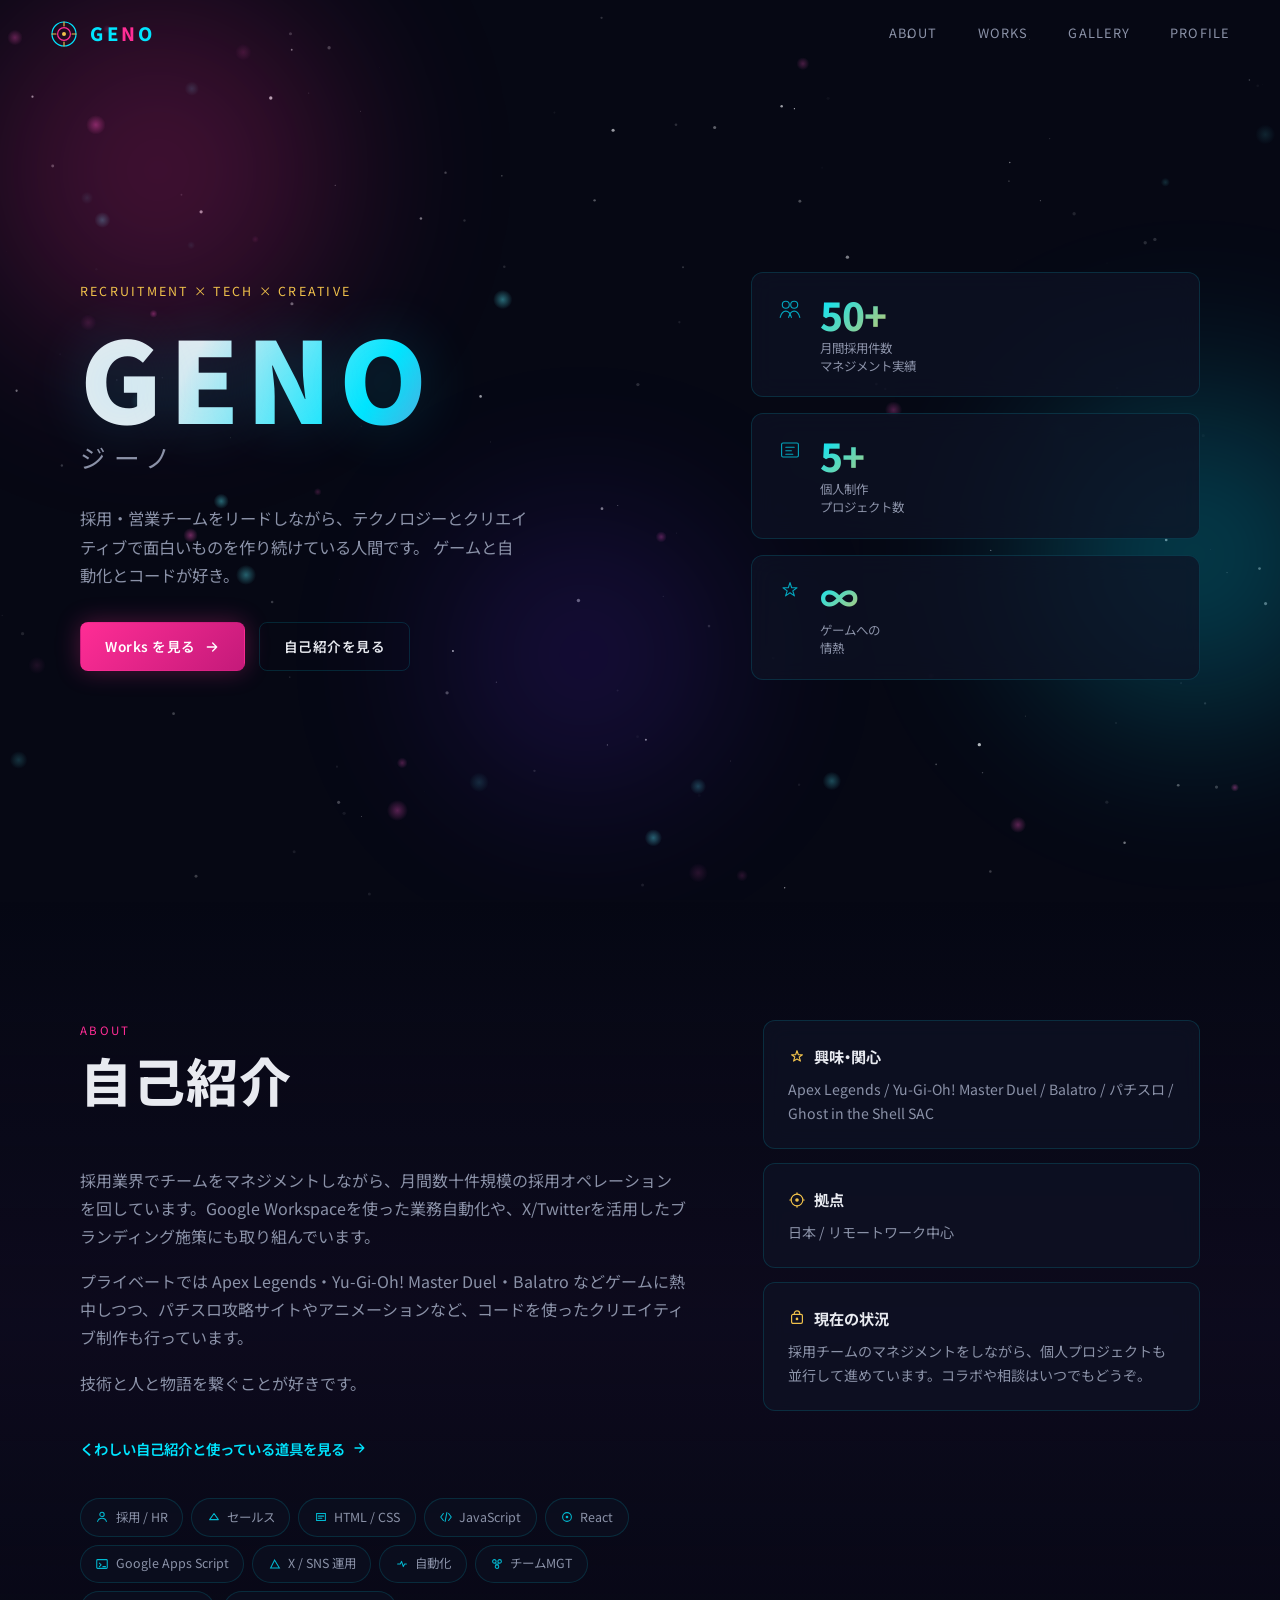
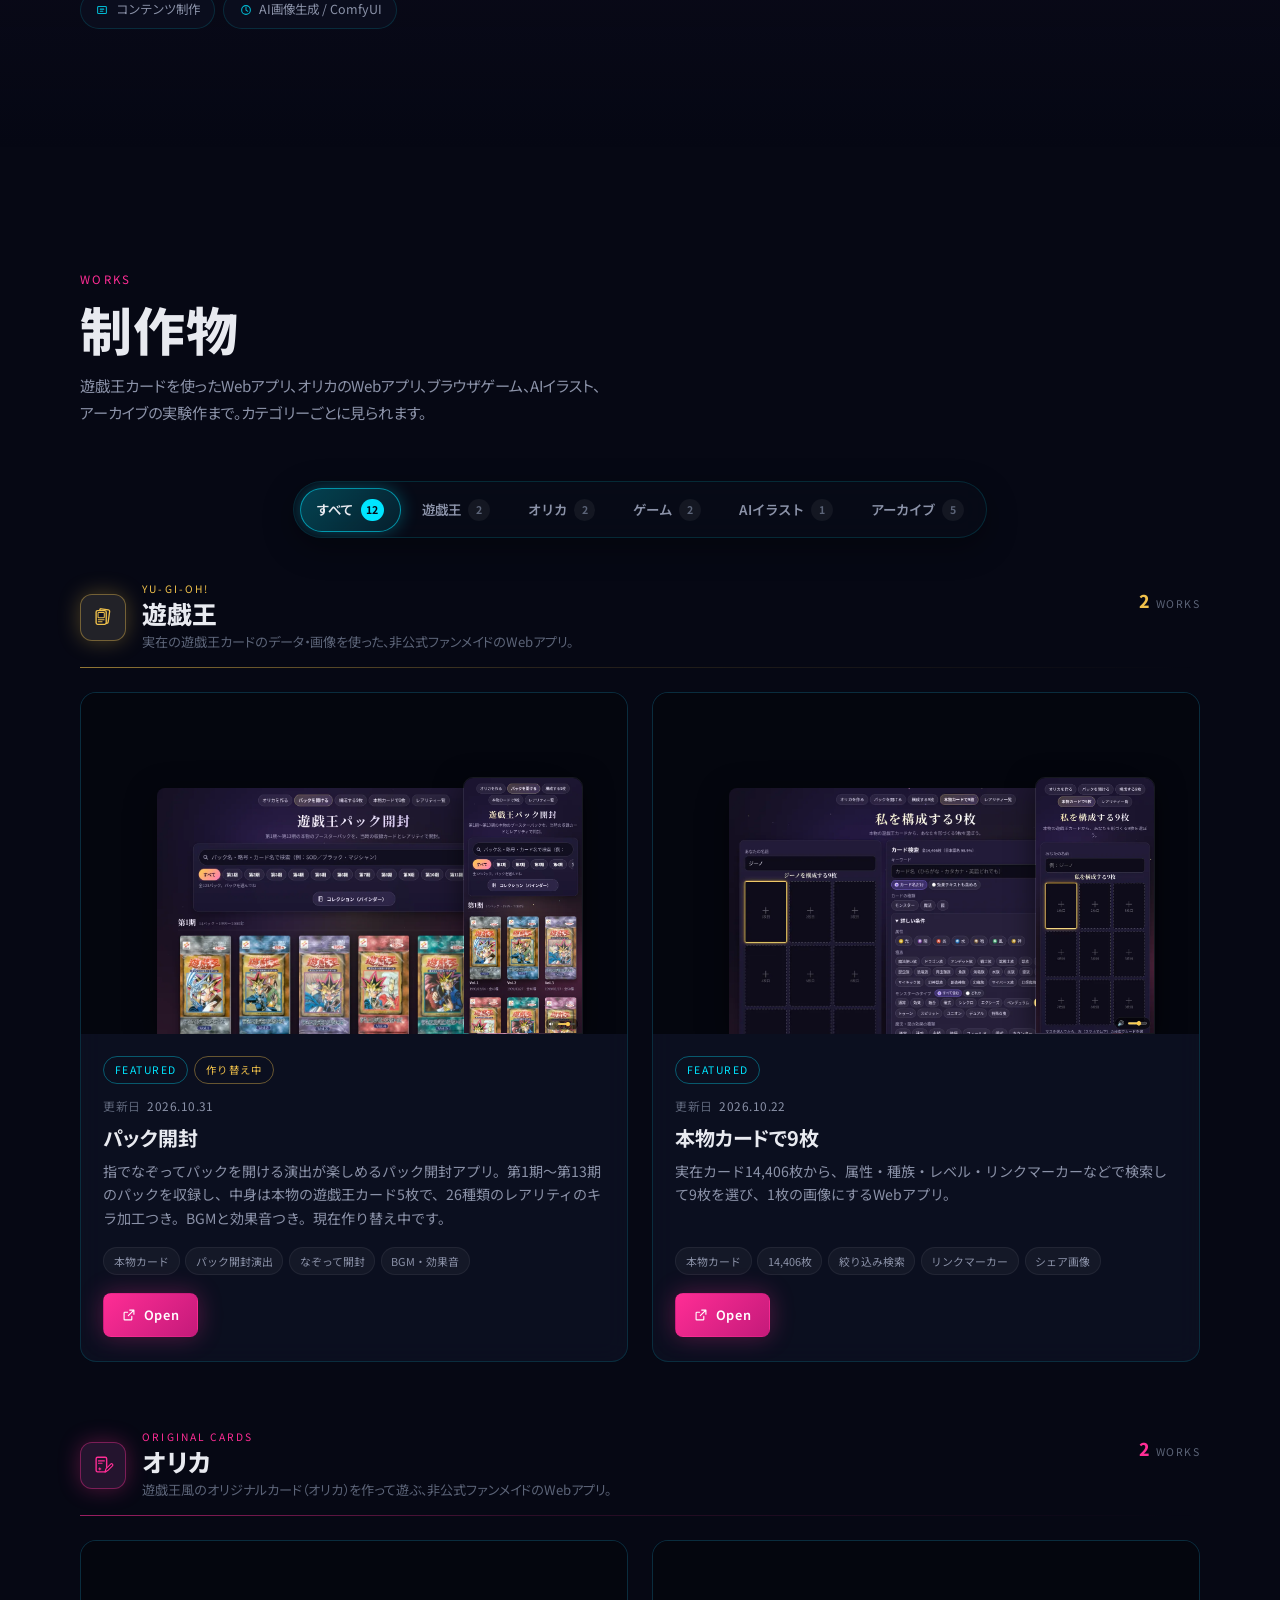
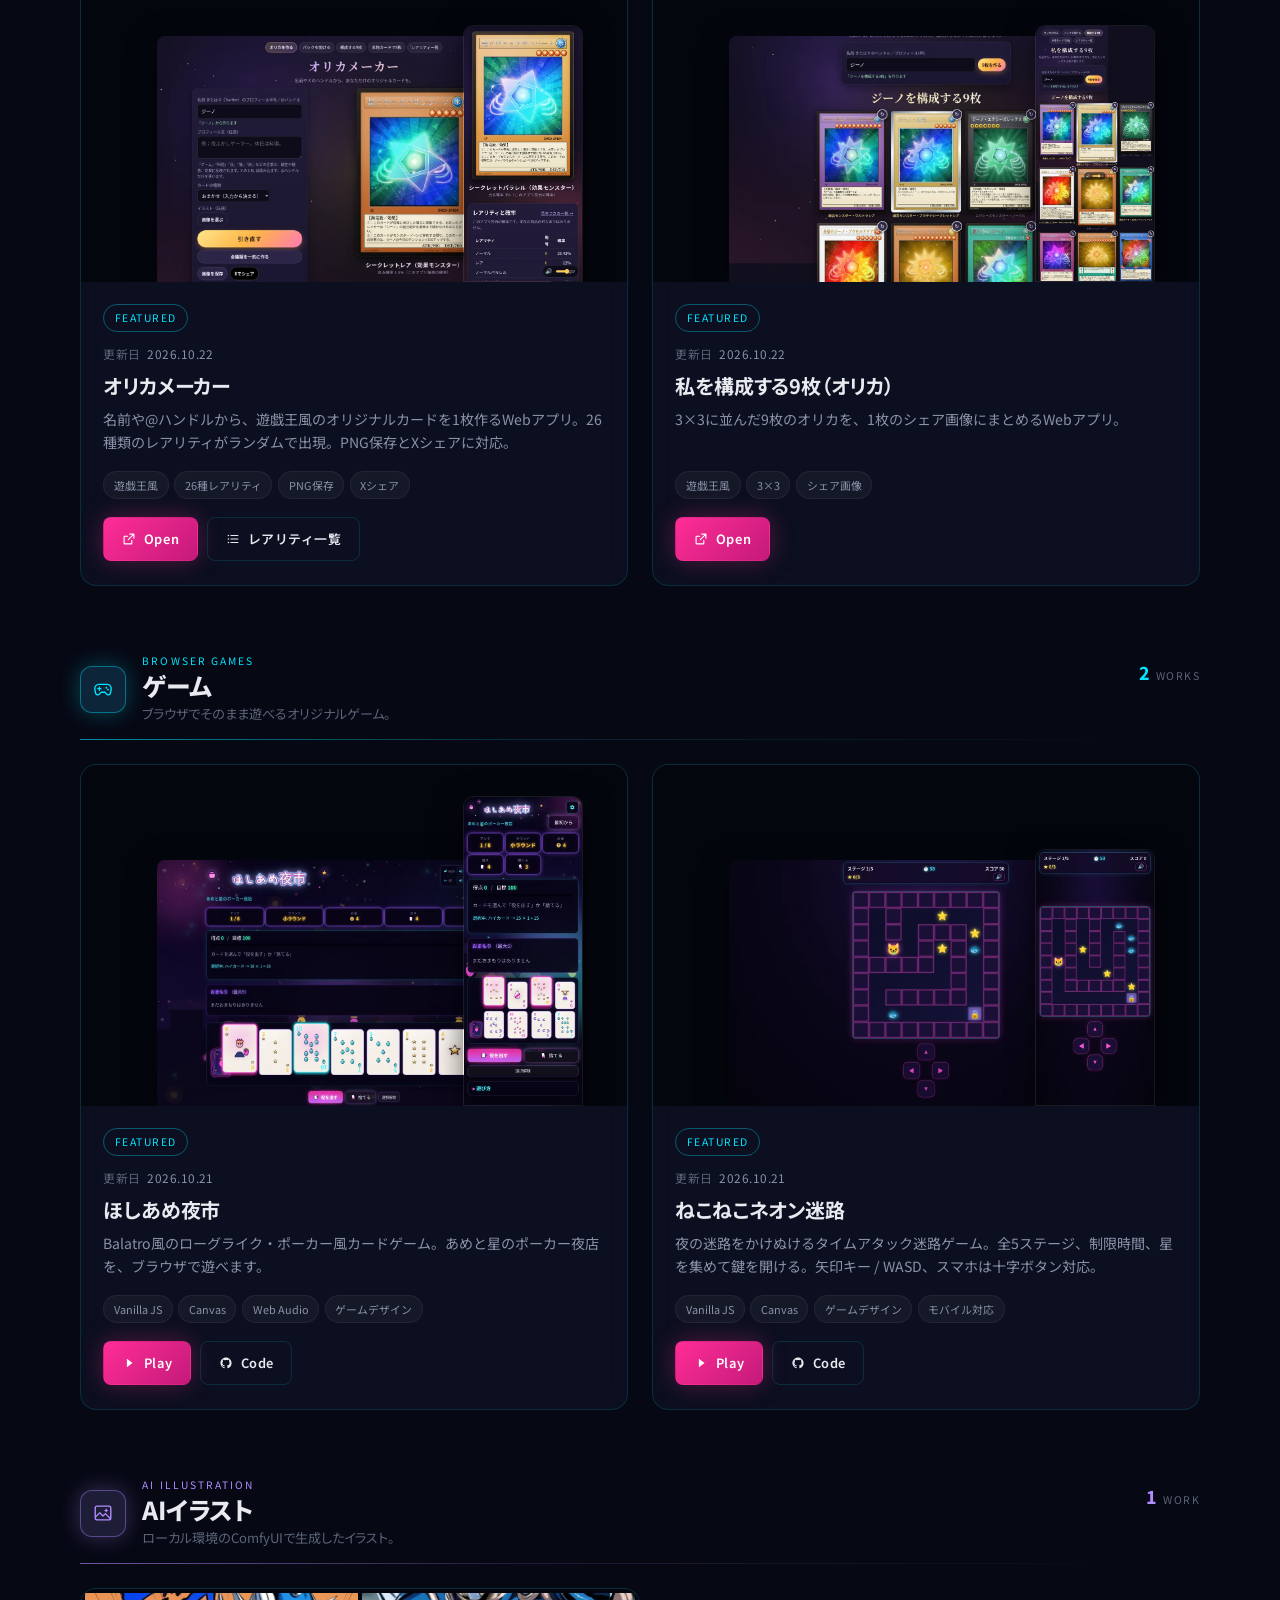
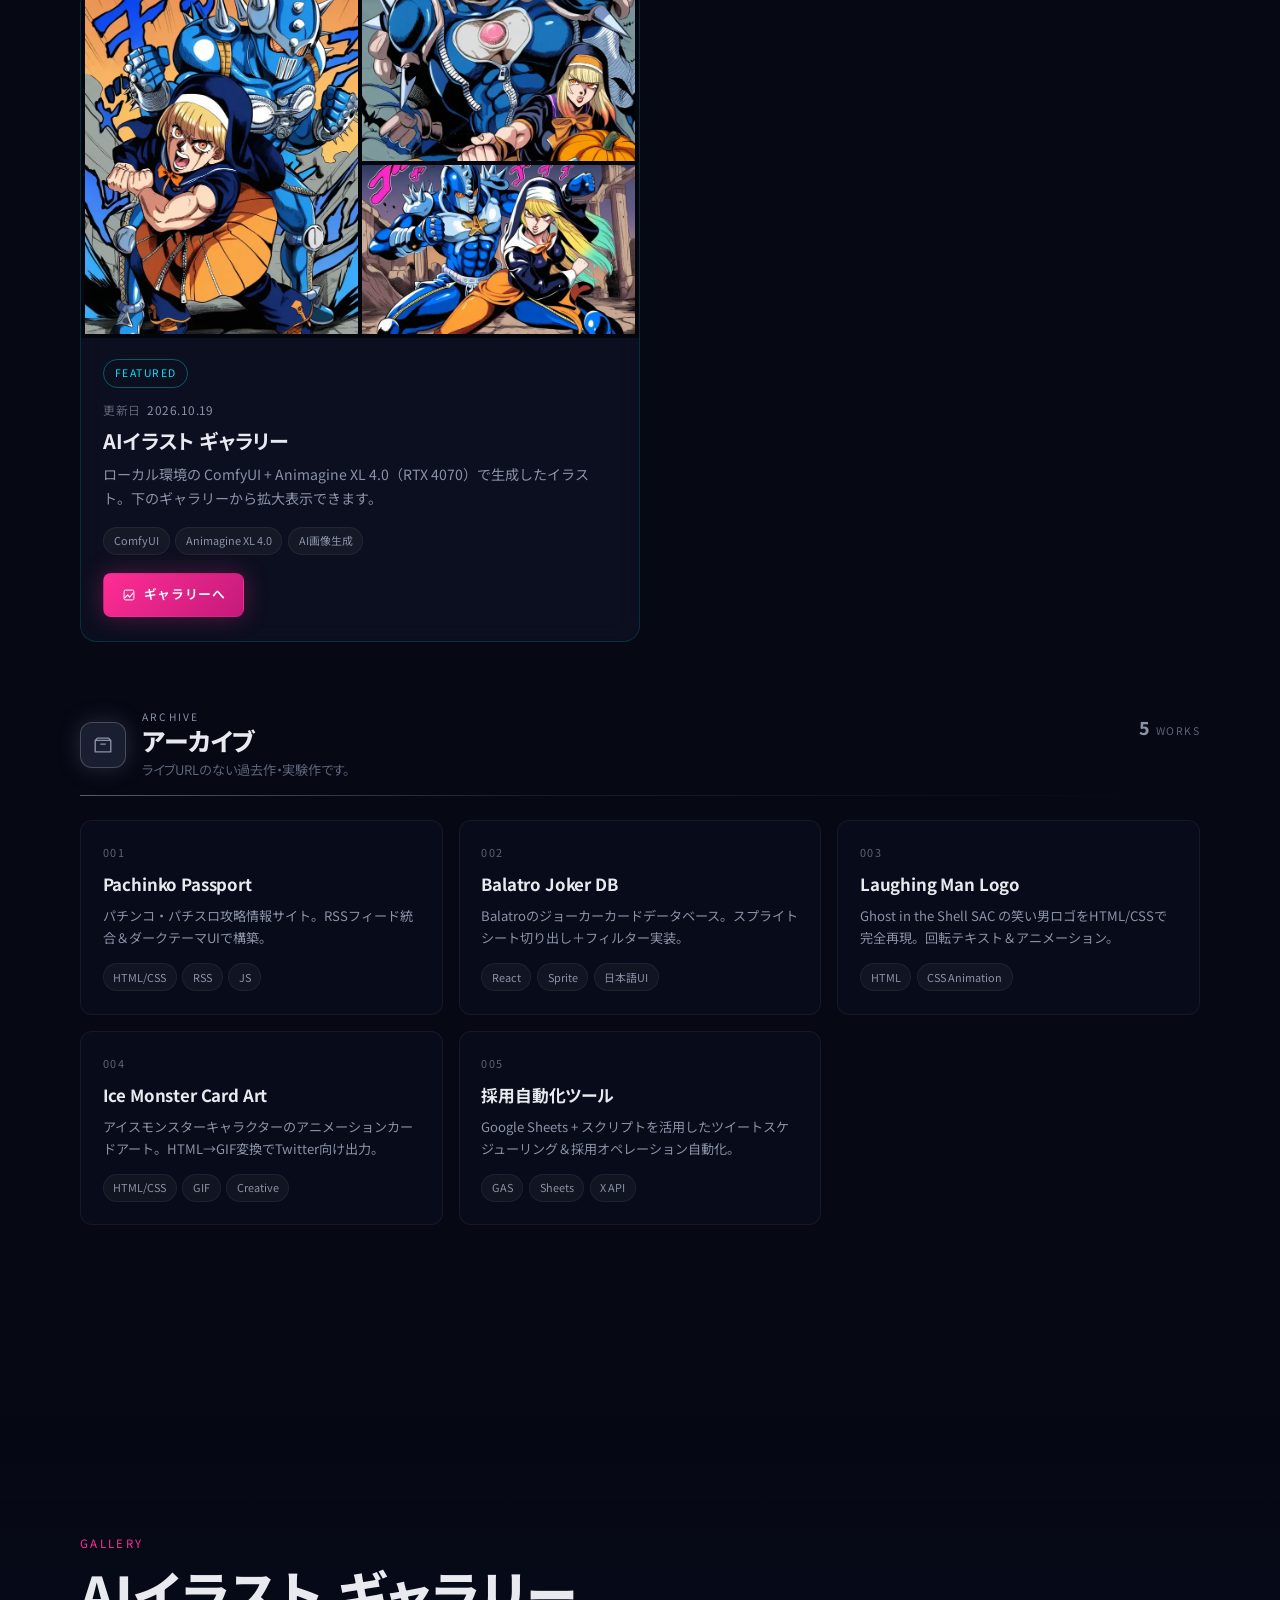
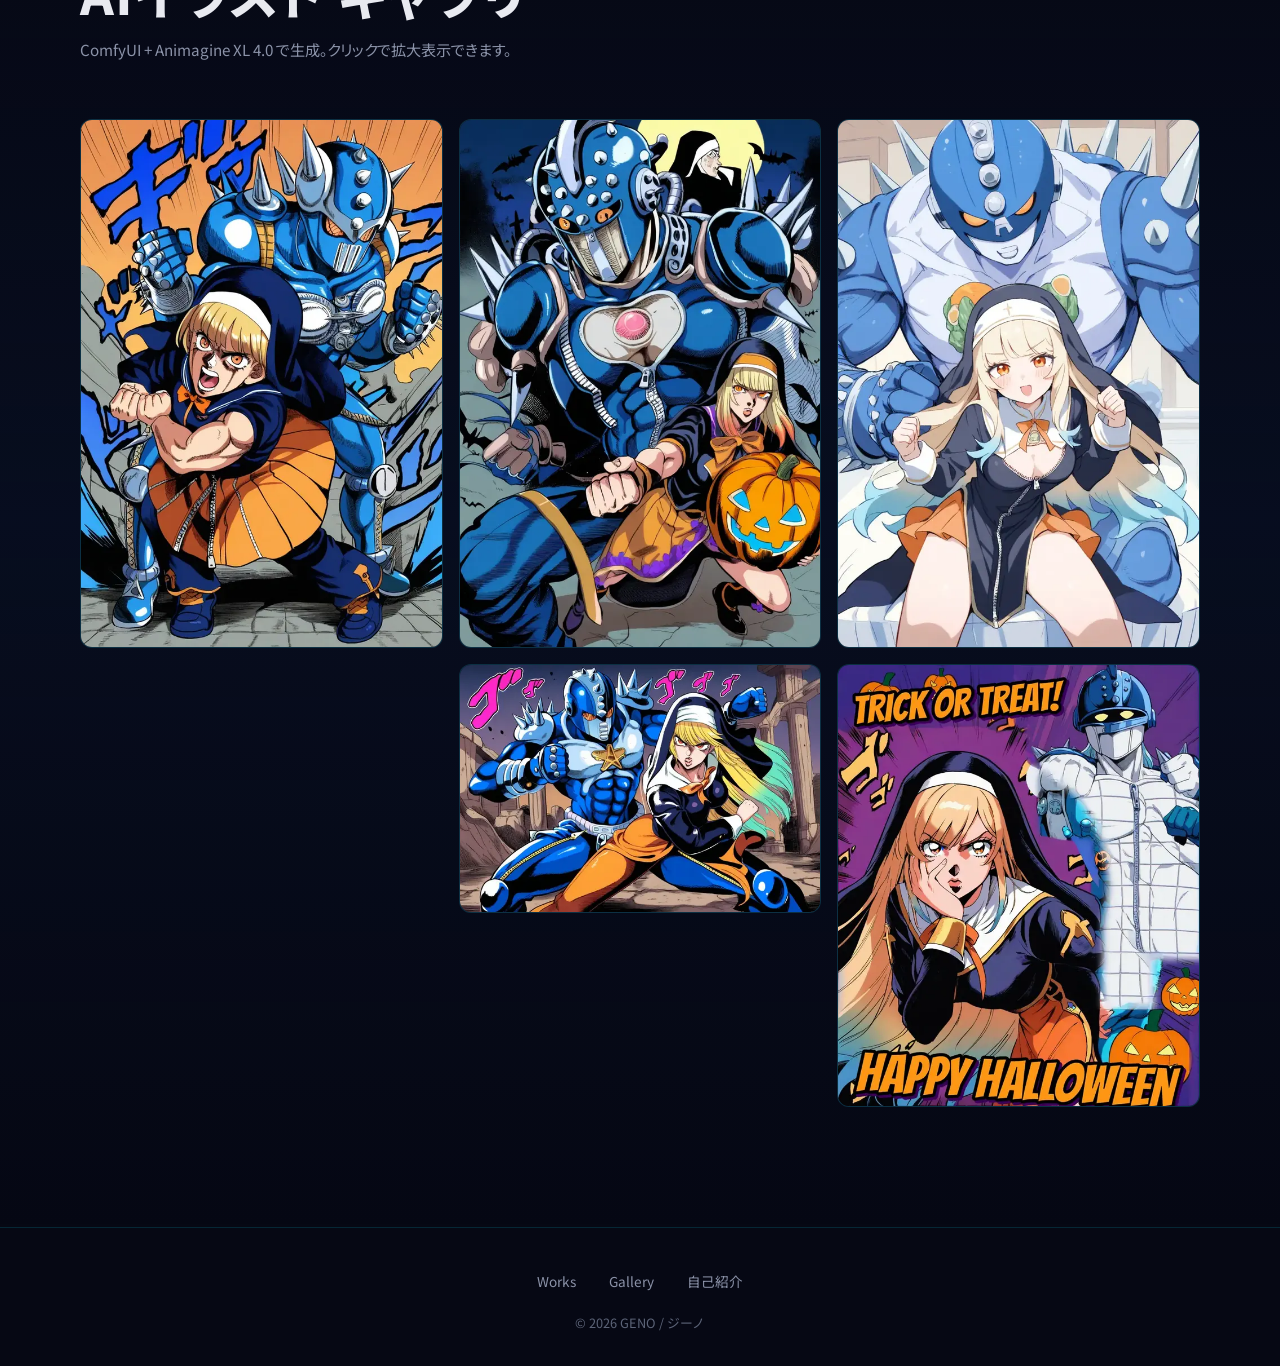
<file: index.html>
<!DOCTYPE html>
<html lang="ja">
<head>
  <meta charset="UTF-8">
  <meta name="viewport" content="width=device-width, initial-scale=1.0">
  <title>GENO / ジーノ — Webアプリ・ゲーム・AIイラストのポートフォリオ</title>
  <meta name="description" content="ジーノ（GENO）のポートフォリオ。遊戯王カードやオリカを使ったWebアプリ、ブラウザで遊べるゲーム、ComfyUIで生成したAIイラストをまとめています。">
  <meta name="theme-color" content="#060814">
  <link rel="canonical" href="https://geno-portfolio.pages.dev/">
  <meta property="og:site_name" content="GENO / ジーノ">
  <meta property="og:title" content="GENO / ジーノ — Webアプリ・ゲーム・AIイラスト">
  <meta property="og:description" content="遊戯王カードやオリカのWebアプリ、ブラウザゲーム、AIイラストをまとめたジーノのポートフォリオ。">
  <meta property="og:type" content="website">
  <meta property="og:url" content="https://geno-portfolio.pages.dev/">
  <meta property="og:image" content="https://geno-portfolio.pages.dev/assets/og/og-home.png">
  <meta property="og:image:width" content="1200">
  <meta property="og:image:height" content="630">
  <meta property="og:image:type" content="image/png">
  <meta property="og:image:alt" content="GENO / ジーノ ポートフォリオ — 夜空とネオンのタイトル画像">
  <meta property="og:locale" content="ja_JP">
  <meta name="twitter:card" content="summary_large_image">
  <meta name="twitter:title" content="GENO / ジーノ — Webアプリ・ゲーム・AIイラスト">
  <meta name="twitter:description" content="遊戯王カードやオリカのWebアプリ、ブラウザゲーム、AIイラストをまとめたジーノのポートフォリオ。">
  <meta name="twitter:image" content="https://geno-portfolio.pages.dev/assets/og/og-home.png">
  <meta name="twitter:image:alt" content="GENO / ジーノ ポートフォリオ — 夜空とネオンのタイトル画像">
  <link rel="icon" href="assets/favicon.svg" type="image/svg+xml">
  <link rel="icon" href="assets/favicon-32.png" sizes="32x32" type="image/png">
  <link rel="apple-touch-icon" href="assets/apple-touch-icon.png">
  <link rel="preconnect" href="https://fonts.googleapis.com">
  <link rel="preconnect" href="https://fonts.gstatic.com" crossorigin>
  <link rel="stylesheet" href="https://fonts.googleapis.com/css2?family=Noto+Sans+JP:wght@300..900&display=swap">
  <link rel="stylesheet" href="style.css">
  <script type="application/ld+json">
  {
    "@context": "https://schema.org",
    "@graph": [
      {
        "@type": "WebSite",
        "@id": "https://geno-portfolio.pages.dev/#website",
        "url": "https://geno-portfolio.pages.dev/",
        "name": "GENO / ジーノ — Portfolio",
        "inLanguage": "ja",
        "author": { "@id": "https://geno-portfolio.pages.dev/#person" }
      },
      {
        "@type": "Person",
        "@id": "https://geno-portfolio.pages.dev/#person",
        "name": "ジーノ",
        "alternateName": "GENO",
        "url": "https://geno-portfolio.pages.dev/about.html",
        "description": "Webアプリ、ブラウザゲーム、AIイラストを作っているクリエイター。"
      }
    ]
  }
  </script>
</head>
<body>
  <a class="skip-link" href="#main">メインコンテンツへ</a>

  <canvas id="sky-canvas" aria-hidden="true"></canvas>
  <div class="aurora" aria-hidden="true">
    <div class="aurora-blob aurora-blob--1"></div>
    <div class="aurora-blob aurora-blob--2"></div>
    <div class="aurora-blob aurora-blob--3"></div>
  </div>
  <div id="cursor-glow" class="cursor-glow" aria-hidden="true"></div>

  <header class="site-header" id="site-header">
    <a href="#hero" class="logo" aria-label="GENO トップへ">
      <svg class="logo-mark" viewBox="0 0 40 40" width="32" height="32" aria-hidden="true">
        <circle cx="20" cy="20" r="15" fill="none" stroke="currentColor" stroke-width="1.5" class="logo-ring logo-ring--outer"/>
        <circle cx="20" cy="20" r="8" fill="none" stroke="var(--magenta)" stroke-width="1.5" class="logo-ring logo-ring--inner"/>
        <path d="M20 5v5M20 30v5M5 20h5M30 20h5" stroke="var(--gold)" stroke-width="1.4" stroke-linecap="round"/>
        <circle cx="20" cy="20" r="2.5" fill="var(--gold)"/>
      </svg>
      <span class="logo-text">GE<span>N</span>O</span>
    </a>

    <nav class="nav-desktop" aria-label="メインナビゲーション">
      <ul>
        <li><a href="#about" data-nav="about">About</a></li>
        <li><a href="#works" data-nav="works">Works</a></li>
        <li><a href="#gallery" data-nav="gallery">Gallery</a></li>
        <li><a href="about.html" data-nav="profile">Profile</a></li>
      </ul>
    </nav>

    <button type="button" class="menu-toggle" id="menu-toggle" aria-expanded="false" aria-controls="nav-mobile" aria-label="メニューを開く">
      <svg class="menu-icon menu-icon--open" viewBox="0 0 24 24" width="24" height="24" aria-hidden="true">
        <path d="M4 7h16M4 12h16M4 17h16" fill="none" stroke="currentColor" stroke-width="1.8" stroke-linecap="round"/>
      </svg>
      <svg class="menu-icon menu-icon--close" viewBox="0 0 24 24" width="24" height="24" aria-hidden="true">
        <path d="M6 6l12 12M18 6L6 18" fill="none" stroke="currentColor" stroke-width="1.8" stroke-linecap="round"/>
      </svg>
    </button>
  </header>

  <nav class="nav-mobile" id="nav-mobile" aria-label="モバイルナビゲーション" hidden>
    <ul>
      <li><a href="#about" data-nav="about">About</a></li>
      <li><a href="#works" data-nav="works">Works</a></li>
      <li><a href="#gallery" data-nav="gallery">Gallery</a></li>
      <li><a href="about.html" data-nav="profile">Profile</a></li>
    </ul>
  </nav>

  <main id="main">
    <!-- HERO -->
    <section id="hero" class="hero">
      <div class="hero-content">
        <p class="hero-eyebrow reveal-hero">Recruitment × Tech × Creative</p>
        <h1 class="hero-title reveal-hero">
          <span class="hero-brand">GENO</span>
          <span class="hero-sub">ジーノ</span>
        </h1>
        <p class="hero-body reveal-hero">
          採用・営業チームをリードしながら、テクノロジーとクリエイティブで面白いものを作り続けている人間です。
          ゲームと自動化とコードが好き。
        </p>
        <div class="hero-cta reveal-hero">
          <a href="#works" class="btn btn-primary">
            Works を見る
            <svg viewBox="0 0 24 24" width="16" height="16" aria-hidden="true"><path d="M5 12h14M13 6l6 6-6 6" fill="none" stroke="currentColor" stroke-width="2" stroke-linecap="round" stroke-linejoin="round"/></svg>
          </a>
          <a href="about.html" class="btn btn-outline">自己紹介を見る</a>
        </div>
      </div>

      <div class="hero-stats reveal-hero" aria-label="実績ハイライト">
        <article class="stat-card">
          <div class="stat-icon" aria-hidden="true">
            <svg viewBox="0 0 40 40" width="28" height="28">
              <circle cx="14" cy="14" r="5" fill="none" stroke="currentColor" stroke-width="1.6"/>
              <circle cx="26" cy="14" r="5" fill="none" stroke="currentColor" stroke-width="1.6"/>
              <path d="M6 32c1.5-6 5-9 8-9s6.5 3 8 9M18 32c1.5-6 5-9 8-9s6.5 3 8 9" fill="none" stroke="currentColor" stroke-width="1.6" stroke-linecap="round"/>
            </svg>
          </div>
          <div>
            <p class="stat-num">50+</p>
            <p class="stat-label">月間採用件数<br>マネジメント実績</p>
          </div>
        </article>
        <article class="stat-card">
          <div class="stat-icon" aria-hidden="true">
            <svg viewBox="0 0 40 40" width="28" height="28">
              <rect x="8" y="10" width="24" height="20" rx="2" fill="none" stroke="currentColor" stroke-width="1.6"/>
              <path d="M14 16h12M14 21h8M14 26h10" stroke="currentColor" stroke-width="1.6" stroke-linecap="round"/>
            </svg>
          </div>
          <div>
            <p class="stat-num">5+</p>
            <p class="stat-label">個人制作<br>プロジェクト数</p>
          </div>
        </article>
        <article class="stat-card">
          <div class="stat-icon" aria-hidden="true">
            <svg viewBox="0 0 40 40" width="28" height="28">
              <path d="M20 8l2.4 7.4H30l-6 4.4 2.3 7.2L20 22.6l-6.3 4.4 2.3-7.2-6-4.4h7.6z" fill="none" stroke="currentColor" stroke-width="1.6" stroke-linejoin="round"/>
            </svg>
          </div>
          <div>
            <p class="stat-num">∞</p>
            <p class="stat-label">ゲームへの<br>情熱</p>
          </div>
        </article>
      </div>
    </section>

    <!-- ABOUT -->
    <section id="about" class="section about">
      <div class="section-inner">
        <div class="about-grid">
          <div class="about-main reveal">
            <header class="section-header">
              <p class="section-tag">About</p>
              <h2>自己紹介</h2>
            </header>
            <div class="about-body">
              <p>採用業界でチームをマネジメントしながら、月間数十件規模の採用オペレーションを回しています。Google Workspaceを使った業務自動化や、X/Twitterを活用したブランディング施策にも取り組んでいます。</p>
              <p>プライベートでは Apex Legends・Yu-Gi-Oh! Master Duel・Balatro などゲームに熱中しつつ、パチスロ攻略サイトやアニメーションなど、コードを使ったクリエイティブ制作も行っています。</p>
              <p>技術と人と物語を繋ぐことが好きです。</p>
            </div>
            <a href="about.html" class="text-link">くわしい自己紹介と使っている道具を見る<svg viewBox="0 0 20 20" width="16" height="16" aria-hidden="true"><path d="M5 10h10M11 5l5 5-5 5" fill="none" stroke="currentColor" stroke-width="1.6" stroke-linecap="round" stroke-linejoin="round"/></svg></a>
            <ul class="skills-list" aria-label="スキル">
              <li class="skill-chip">
                <svg viewBox="0 0 16 16" width="14" height="14" aria-hidden="true"><circle cx="8" cy="5" r="2.5" fill="none" stroke="currentColor" stroke-width="1.2"/><path d="M3 13c.8-2.5 2.5-3.5 5-3.5s4.2 1 5 3.5" fill="none" stroke="currentColor" stroke-width="1.2" stroke-linecap="round"/></svg>
                採用 / HR
              </li>
              <li class="skill-chip">
                <svg viewBox="0 0 16 16" width="14" height="14" aria-hidden="true"><path d="M3 11l5-7 5 7H3z" fill="none" stroke="currentColor" stroke-width="1.2" stroke-linejoin="round"/></svg>
                セールス
              </li>
              <li class="skill-chip">
                <svg viewBox="0 0 16 16" width="14" height="14" aria-hidden="true"><path d="M3 4h10v8H3z" fill="none" stroke="currentColor" stroke-width="1.2"/><path d="M5 7h6M5 9.5h4" stroke="currentColor" stroke-width="1.2" stroke-linecap="round"/></svg>
                HTML / CSS
              </li>
              <li class="skill-chip">
                <svg viewBox="0 0 16 16" width="14" height="14" aria-hidden="true"><path d="M5 4L2 8l3 4M11 4l3 4-3 4M9 3l-2 10" fill="none" stroke="currentColor" stroke-width="1.2" stroke-linecap="round" stroke-linejoin="round"/></svg>
                JavaScript
              </li>
              <li class="skill-chip">
                <svg viewBox="0 0 16 16" width="14" height="14" aria-hidden="true"><circle cx="8" cy="8" r="5" fill="none" stroke="currentColor" stroke-width="1.2"/><circle cx="8" cy="8" r="1.5" fill="currentColor"/></svg>
                React
              </li>
              <li class="skill-chip">
                <svg viewBox="0 0 16 16" width="14" height="14" aria-hidden="true"><rect x="2" y="3" width="12" height="10" rx="1" fill="none" stroke="currentColor" stroke-width="1.2"/><path d="M5 7l2 2-2 2M9 11h3" stroke="currentColor" stroke-width="1.2" stroke-linecap="round" stroke-linejoin="round"/></svg>
                Google Apps Script
              </li>
              <li class="skill-chip">
                <svg viewBox="0 0 16 16" width="14" height="14" aria-hidden="true"><path d="M3 12.5L7.5 3.5 13 12.5H3z" fill="none" stroke="currentColor" stroke-width="1.2"/></svg>
                X / SNS 運用
              </li>
              <li class="skill-chip">
                <svg viewBox="0 0 16 16" width="14" height="14" aria-hidden="true"><path d="M3 8h3l1.5-3 2 6L11 8h2" fill="none" stroke="currentColor" stroke-width="1.2" stroke-linecap="round" stroke-linejoin="round"/></svg>
                自動化
              </li>
              <li class="skill-chip">
                <svg viewBox="0 0 16 16" width="14" height="14" aria-hidden="true"><circle cx="5" cy="5" r="2" fill="none" stroke="currentColor" stroke-width="1.2"/><circle cx="11" cy="5" r="2" fill="none" stroke="currentColor" stroke-width="1.2"/><circle cx="8" cy="11" r="2" fill="none" stroke="currentColor" stroke-width="1.2"/><path d="M6.5 6.5L7.2 9M9.5 6.5L8.8 9" stroke="currentColor" stroke-width="1.2"/></svg>
                チームMGT
              </li>
              <li class="skill-chip">
                <svg viewBox="0 0 16 16" width="14" height="14" aria-hidden="true"><rect x="3" y="4" width="10" height="8" rx="1" fill="none" stroke="currentColor" stroke-width="1.2"/><path d="M6 7h4M6 9.5h3" stroke="currentColor" stroke-width="1.2" stroke-linecap="round"/></svg>
                コンテンツ制作
              </li>
              <li class="skill-chip">
                <svg viewBox="0 0 16 16" width="14" height="14" aria-hidden="true"><circle cx="8" cy="8" r="5" fill="none" stroke="currentColor" stroke-width="1.2"/><path d="M8 5v3l2 1.5" stroke="currentColor" stroke-width="1.2" stroke-linecap="round"/></svg>
                AI画像生成 / ComfyUI
              </li>
            </ul>
          </div>

          <aside class="about-aside">
            <div class="aside-block reveal" style="--delay:0.08s">
              <h3>
                <svg viewBox="0 0 20 20" width="18" height="18" aria-hidden="true"><path d="M10 3l1.5 4.5H16l-3.5 2.6 1.3 4.4L10 12.2 6.2 14.5l1.3-4.4L4 7.5h4.5z" fill="none" stroke="currentColor" stroke-width="1.3" stroke-linejoin="round"/></svg>
                興味・関心
              </h3>
              <p>Apex Legends / Yu-Gi-Oh! Master Duel / Balatro / パチスロ / Ghost in the Shell SAC</p>
            </div>
            <div class="aside-block reveal" style="--delay:0.16s">
              <h3>
                <svg viewBox="0 0 20 20" width="18" height="18" aria-hidden="true"><circle cx="10" cy="10" r="6.5" fill="none" stroke="currentColor" stroke-width="1.3"/><circle cx="10" cy="10" r="2" fill="currentColor"/><path d="M10 3.5V2M10 18v-1.5M3.5 10H2M18 10h-1.5" stroke="currentColor" stroke-width="1.3" stroke-linecap="round"/></svg>
                拠点
              </h3>
              <p>日本 / リモートワーク中心</p>
            </div>
            <div class="aside-block reveal" style="--delay:0.24s">
              <h3>
                <svg viewBox="0 0 20 20" width="18" height="18" aria-hidden="true"><rect x="4" y="6" width="12" height="10" rx="1.5" fill="none" stroke="currentColor" stroke-width="1.3"/><path d="M7 6V5a3 3 0 016 0v1" fill="none" stroke="currentColor" stroke-width="1.3"/><circle cx="10" cy="11" r="1.5" fill="currentColor"/></svg>
                現在の状況
              </h3>
              <p>採用チームのマネジメントをしながら、個人プロジェクトも並行して進めています。コラボや相談はいつでもどうぞ。</p>
            </div>
          </aside>
        </div>
      </div>
    </section>

    <!-- WORKS -->
    <section id="works" class="section works">
      <div class="section-inner">
        <header class="section-header reveal">
          <p class="section-tag">Works</p>
          <h2>制作物</h2>
          <p class="section-lead">遊戯王カードを使ったWebアプリ、オリカのWebアプリ、ブラウザゲーム、AIイラスト、アーカイブの実験作まで。カテゴリーごとに見られます。</p>
        </header>

        <!-- Category filter -->
        <div class="works-filter reveal" role="group" aria-label="カテゴリーで絞り込み">
          <div class="works-filter-track" id="works-filter">
            <span class="works-filter-indicator" aria-hidden="true"></span>
            <button type="button" class="filter-tab is-active" data-filter="all" aria-pressed="true" aria-controls="works-groups">すべて<span class="filter-count">12</span></button>
            <button type="button" class="filter-tab" data-filter="ygo" data-cat="ygo" aria-pressed="false" aria-controls="works-groups">遊戯王<span class="filter-count">2</span></button>
            <button type="button" class="filter-tab" data-filter="orica" data-cat="orica" aria-pressed="false" aria-controls="works-groups">オリカ<span class="filter-count">2</span></button>
            <button type="button" class="filter-tab" data-filter="game" data-cat="game" aria-pressed="false" aria-controls="works-groups">ゲーム<span class="filter-count">2</span></button>
            <button type="button" class="filter-tab" data-filter="ai" data-cat="ai" aria-pressed="false" aria-controls="works-groups">AIイラスト<span class="filter-count">1</span></button>
            <button type="button" class="filter-tab" data-filter="archive" data-cat="archive" aria-pressed="false" aria-controls="works-groups">アーカイブ<span class="filter-count">5</span></button>
          </div>
        </div>
        <p class="works-filter-status visually-hidden" id="works-filter-status" aria-live="polite"></p>

        <div class="works-groups" id="works-groups">
          <!-- 遊戯王 -->
          <section class="work-group" data-cat="ygo" aria-labelledby="cat-ygo">
            <header class="work-group-head reveal">
              <span class="work-group-icon"><svg viewBox="0 0 24 24" width="22" height="22" aria-hidden="true"><rect x="7.5" y="3.5" width="11" height="15" rx="1.6" fill="none" stroke="currentColor" stroke-width="1.4" transform="rotate(8 13 11)"/><rect x="4.5" y="5" width="11" height="15" rx="1.6" fill="var(--bg-card-solid)" stroke="currentColor" stroke-width="1.5"/><rect x="6.6" y="7.2" width="6.8" height="5.6" rx=".6" fill="none" stroke="currentColor" stroke-width="1.1"/><path d="M6.8 15h6.4M6.8 17.2h4.2" stroke="currentColor" stroke-width="1.1" stroke-linecap="round"/></svg></span>
              <div class="work-group-text">
                <p class="work-group-en">Yu-Gi-Oh!</p>
                <h3 class="work-group-title" id="cat-ygo">遊戯王</h3>
                <p class="work-group-note">実在の遊戯王カードのデータ・画像を使った、非公式ファンメイドのWebアプリ。</p>
              </div>
              <p class="work-group-count"><span>2</span> works</p>
            </header>
            <div class="featured-grid">
            <!-- パック開封（いちばんのお気に入り） -->
            <article data-work="orica-pack" class="featured-card reveal tilt-card">
              <div class="featured-media mockup-stack">
                <img
                  class="mockup-desktop"
                  src="assets/img/orica-pack-desktop.webp"
                  width="1200"
                  height="750"
                  alt="パック開封 — デスクトップ画面のスクリーンショット"
                  loading="lazy"
                  decoding="async"
                >
                <img
                  class="mockup-mobile"
                  src="assets/img/orica-pack-mobile.webp"
                  width="420"
                  height="909"
                  alt="パック開封 — スマートフォン画面のスクリーンショット"
                  loading="lazy"
                  decoding="async"
                >
                <div class="featured-shine" aria-hidden="true"></div>
              </div>
              <div class="featured-body">
                <div class="work-badges"><p class="work-badge">Featured</p><p class="work-badge work-badge--wip">作り替え中</p></div>
                <h3 class="work-title">パック開封</h3>
                <p class="work-desc">指でなぞってパックを開ける演出が楽しめるパック開封アプリ。第1期〜第13期のパックを収録し、中身は本物の遊戯王カード5枚で、26種類のレアリティのキラ加工つき。BGMと効果音つき。現在作り替え中です。</p>
                <ul class="work-tags">
                  <li>本物カード</li>
                  <li>パック開封演出</li>
                  <li>なぞって開封</li>
                  <li>BGM・効果音</li>
                </ul>
                <div class="work-links">
                  <a href="https://orica-pack.pages.dev/" target="_blank" rel="noopener" class="btn btn-primary btn-sm">
                    <svg viewBox="0 0 20 20" width="14" height="14" aria-hidden="true"><path d="M11 3h6v6M17 3l-8 8M14 12v4a1 1 0 01-1 1H4a1 1 0 01-1-1V7a1 1 0 011-1h4" fill="none" stroke="currentColor" stroke-width="1.6" stroke-linecap="round" stroke-linejoin="round"/></svg>
                    Open
                  </a>
                </div>
              </div>
            </article>
            <!-- 本物カードで9枚 -->
            <article data-work="orica-real9" class="featured-card reveal tilt-card" style="--delay:0.1s">
              <div class="featured-media mockup-stack">
                <img
                  class="mockup-desktop"
                  src="assets/img/orica-real9-desktop.webp"
                  width="1200"
                  height="750"
                  alt="本物カードで9枚 — デスクトップ画面のスクリーンショット"
                  loading="lazy"
                  decoding="async"
                >
                <img
                  class="mockup-mobile"
                  src="assets/img/orica-real9-mobile.webp"
                  width="420"
                  height="909"
                  alt="本物カードで9枚 — スマートフォン画面のスクリーンショット"
                  loading="lazy"
                  decoding="async"
                >
                <div class="featured-shine" aria-hidden="true"></div>
              </div>
              <div class="featured-body">
                <p class="work-badge">Featured</p>
                <h3 class="work-title">本物カードで9枚</h3>
                <p class="work-desc">実在カード14,406枚から、属性・種族・レベル・リンクマーカーなどで検索して9枚を選び、1枚の画像にするWebアプリ。</p>
                <ul class="work-tags">
                  <li>本物カード</li>
                  <li>14,406枚</li>
                  <li>絞り込み検索</li>
                  <li>リンクマーカー</li>
                  <li>シェア画像</li>
                </ul>
                <div class="work-links">
                  <a href="https://orica-real9.pages.dev/" target="_blank" rel="noopener" class="btn btn-primary btn-sm">
                    <svg viewBox="0 0 20 20" width="14" height="14" aria-hidden="true"><path d="M11 3h6v6M17 3l-8 8M14 12v4a1 1 0 01-1 1H4a1 1 0 01-1-1V7a1 1 0 011-1h4" fill="none" stroke="currentColor" stroke-width="1.6" stroke-linecap="round" stroke-linejoin="round"/></svg>
                    Open
                  </a>
                </div>
              </div>
            </article>
            </div>
          </section>

          <!-- オリカ -->
          <section class="work-group" data-cat="orica" aria-labelledby="cat-orica">
            <header class="work-group-head reveal">
              <span class="work-group-icon"><svg viewBox="0 0 24 24" width="22" height="22" aria-hidden="true"><rect x="4.5" y="3.5" width="11.5" height="16" rx="1.6" fill="none" stroke="currentColor" stroke-width="1.5"/><path d="M7 7.5h6.5M7 10h4" stroke="currentColor" stroke-width="1.1" stroke-linecap="round"/><path d="M14.2 19.6l1-3.4 5.2-5.2a1.3 1.3 0 011.9 1.9l-5.2 5.2z" fill="var(--bg-card-solid)" stroke="currentColor" stroke-width="1.3" stroke-linejoin="round"/><path d="M8.5 14.2l.7 1.4 1.4.7-1.4.7-.7 1.4-.7-1.4-1.4-.7 1.4-.7z" fill="currentColor"/></svg></span>
              <div class="work-group-text">
                <p class="work-group-en">Original Cards</p>
                <h3 class="work-group-title" id="cat-orica">オリカ</h3>
                <p class="work-group-note">遊戯王風のオリジナルカード（オリカ）を作って遊ぶ、非公式ファンメイドのWebアプリ。</p>
              </div>
              <p class="work-group-count"><span>2</span> works</p>
            </header>
            <div class="featured-grid">
            <!-- オリカメーカー -->
            <article data-work="orica-maker" class="featured-card reveal tilt-card">
              <div class="featured-media mockup-stack">
                <img
                  class="mockup-desktop"
                  src="assets/img/orica-maker-desktop.webp"
                  width="1200"
                  height="750"
                  alt="オリカメーカー — デスクトップ画面のスクリーンショット"
                  loading="lazy"
                  decoding="async"
                >
                <img
                  class="mockup-mobile"
                  src="assets/img/orica-maker-mobile.webp"
                  width="420"
                  height="909"
                  alt="オリカメーカー — スマートフォン画面のスクリーンショット"
                  loading="lazy"
                  decoding="async"
                >
                <div class="featured-shine" aria-hidden="true"></div>
              </div>
              <div class="featured-body">
                <p class="work-badge">Featured</p>
                <h3 class="work-title">オリカメーカー</h3>
                <p class="work-desc">名前や@ハンドルから、遊戯王風のオリジナルカードを1枚作るWebアプリ。26種類のレアリティがランダムで出現。PNG保存とXシェアに対応。</p>
                <ul class="work-tags">
                  <li>遊戯王風</li>
                  <li>26種レアリティ</li>
                  <li>PNG保存</li>
                  <li>Xシェア</li>
                </ul>
                <div class="work-links">
                  <a href="https://orica-maker.pages.dev/" target="_blank" rel="noopener" class="btn btn-primary btn-sm">
                    <svg viewBox="0 0 20 20" width="14" height="14" aria-hidden="true"><path d="M11 3h6v6M17 3l-8 8M14 12v4a1 1 0 01-1 1H4a1 1 0 01-1-1V7a1 1 0 011-1h4" fill="none" stroke="currentColor" stroke-width="1.6" stroke-linecap="round" stroke-linejoin="round"/></svg>
                    Open
                  </a>
                  <a href="https://orica-maker.pages.dev/rarities.html" target="_blank" rel="noopener" class="btn btn-outline btn-sm">
                    <svg viewBox="0 0 20 20" width="14" height="14" aria-hidden="true"><path d="M7 5h10M7 10h10M7 15h10" fill="none" stroke="currentColor" stroke-width="1.6" stroke-linecap="round"/><circle cx="3.5" cy="5" r="1.1" fill="currentColor"/><circle cx="3.5" cy="10" r="1.1" fill="currentColor"/><circle cx="3.5" cy="15" r="1.1" fill="currentColor"/></svg>
                    レアリティ一覧
                  </a>
                </div>
              </div>
            </article>
            <!-- 私を構成する9枚（オリカ） -->
            <article data-work="orica-9" class="featured-card reveal tilt-card" style="--delay:0.1s">
              <div class="featured-media mockup-stack">
                <img
                  class="mockup-desktop"
                  src="assets/img/orica-9-desktop.webp"
                  width="1200"
                  height="750"
                  alt="私を構成する9枚（オリカ） — デスクトップ画面のスクリーンショット"
                  loading="lazy"
                  decoding="async"
                >
                <img
                  class="mockup-mobile"
                  src="assets/img/orica-9-mobile.webp"
                  width="420"
                  height="909"
                  alt="私を構成する9枚（オリカ） — スマートフォン画面のスクリーンショット"
                  loading="lazy"
                  decoding="async"
                >
                <div class="featured-shine" aria-hidden="true"></div>
              </div>
              <div class="featured-body">
                <p class="work-badge">Featured</p>
                <h3 class="work-title">私を構成する9枚（オリカ）</h3>
                <p class="work-desc">3×3に並んだ9枚のオリカを、1枚のシェア画像にまとめるWebアプリ。</p>
                <ul class="work-tags">
                  <li>遊戯王風</li>
                  <li>3×3</li>
                  <li>シェア画像</li>
                </ul>
                <div class="work-links">
                  <a href="https://orica-9.pages.dev/" target="_blank" rel="noopener" class="btn btn-primary btn-sm">
                    <svg viewBox="0 0 20 20" width="14" height="14" aria-hidden="true"><path d="M11 3h6v6M17 3l-8 8M14 12v4a1 1 0 01-1 1H4a1 1 0 01-1-1V7a1 1 0 011-1h4" fill="none" stroke="currentColor" stroke-width="1.6" stroke-linecap="round" stroke-linejoin="round"/></svg>
                    Open
                  </a>
                </div>
              </div>
            </article>
            </div>
          </section>

          <!-- ゲーム -->
          <section class="work-group" data-cat="game" aria-labelledby="cat-game">
            <header class="work-group-head reveal">
              <span class="work-group-icon"><svg viewBox="0 0 24 24" width="22" height="22" aria-hidden="true"><path d="M7.5 7h9a4.5 4.5 0 014.4 5.4l-.8 4a2.4 2.4 0 01-4.1 1.2L14 15.5h-4l-2 2.1a2.4 2.4 0 01-4.1-1.2l-.8-4A4.5 4.5 0 017.5 7z" fill="none" stroke="currentColor" stroke-width="1.5" stroke-linejoin="round"/><path d="M8 10v3.4M6.3 11.7h3.4" stroke="currentColor" stroke-width="1.4" stroke-linecap="round"/><circle cx="15.6" cy="10.6" r="1" fill="currentColor"/><circle cx="17.4" cy="12.6" r="1" fill="currentColor"/></svg></span>
              <div class="work-group-text">
                <p class="work-group-en">Browser Games</p>
                <h3 class="work-group-title" id="cat-game">ゲーム</h3>
                <p class="work-group-note">ブラウザでそのまま遊べるオリジナルゲーム。</p>
              </div>
              <p class="work-group-count"><span>2</span> works</p>
            </header>
            <div class="featured-grid">
            <!-- ほしあめ夜市 -->
            <article data-work="hoshiame" class="featured-card reveal tilt-card">
              <div class="featured-media mockup-stack">
                <img
                  class="mockup-desktop"
                  src="assets/img/hoshiame-desktop.webp"
                  width="1200"
                  height="750"
                  alt="ほしあめ夜市 — デスクトップ画面のスクリーンショット"
                  loading="lazy"
                  decoding="async"
                >
                <img
                  class="mockup-mobile"
                  src="assets/img/hoshiame-mobile.webp"
                  width="420"
                  height="1097"
                  alt="ほしあめ夜市 — スマートフォン画面のスクリーンショット"
                  loading="lazy"
                  decoding="async"
                >
                <div class="featured-shine" aria-hidden="true"></div>
              </div>
              <div class="featured-body">
                <p class="work-badge">Featured</p>
                <h3 class="work-title">ほしあめ夜市</h3>
                <p class="work-desc">Balatro風のローグライク・ポーカー風カードゲーム。あめと星のポーカー夜店を、ブラウザで遊べます。</p>
                <ul class="work-tags">
                  <li>Vanilla JS</li>
                  <li>Canvas</li>
                  <li>Web Audio</li>
                  <li>ゲームデザイン</li>
                </ul>
                <div class="work-links">
                  <a href="https://hoshiame-yoichi.pages.dev/" target="_blank" rel="noopener" class="btn btn-primary btn-sm">
                    <svg viewBox="0 0 20 20" width="14" height="14" aria-hidden="true"><path d="M7 4l8 6-8 6V4z" fill="currentColor"/></svg>
                    Play
                  </a>
                  <a href="https://github.com/Geeeeeeno/hoshiame-yoichi" target="_blank" rel="noopener" class="btn btn-outline btn-sm">
                    <svg viewBox="0 0 20 20" width="14" height="14" aria-hidden="true"><path fill="currentColor" d="M10 2C5.58 2 2 5.58 2 10c0 3.54 2.29 6.53 5.47 7.59.4.07.55-.17.55-.38 0-.19-.01-.82-.01-1.49-2.01.37-2.53-.49-2.69-.94-.09-.23-.48-.94-.82-1.13-.28-.15-.68-.52-.01-.53.63-.01 1.08.58 1.23.82.72 1.21 1.87.87 2.33.66.07-.52.28-.87.51-1.07-1.78-.2-3.64-.89-3.64-3.95 0-.87.31-1.59.82-2.15-.08-.2-.36-1.02.08-2.12 0 0 .67-.21 2.2.82A7.65 7.65 0 0110 5.8c.68 0 1.36.09 2 .27 1.53-1.04 2.2-.82 2.2-.82.44 1.1.16 1.92.08 2.12.51.56.82 1.27.82 2.15 0 3.07-1.87 3.75-3.65 3.95.29.25.54.73.54 1.48 0 1.07-.01 1.93-.01 2.19 0 .21.15.46.55.38A8.01 8.01 0 0018 10c0-4.42-3.58-8-8-8z"/></svg>
                    Code
                  </a>
                </div>
              </div>
            </article>
            <!-- ねこねこネオン迷路 -->
            <article data-work="maze" class="featured-card reveal tilt-card" style="--delay:0.1s">
              <div class="featured-media mockup-stack">
                <img
                  class="mockup-desktop"
                  src="assets/img/maze-desktop.webp"
                  width="1200"
                  height="750"
                  alt="ねこねこネオン迷路 — デスクトップ画面のスクリーンショット"
                  loading="lazy"
                  decoding="async"
                >
                <img
                  class="mockup-mobile"
                  src="assets/img/maze-mobile.webp"
                  width="420"
                  height="909"
                  alt="ねこねこネオン迷路 — スマートフォン画面のスクリーンショット"
                  loading="lazy"
                  decoding="async"
                >
                <div class="featured-shine" aria-hidden="true"></div>
              </div>
              <div class="featured-body">
                <p class="work-badge">Featured</p>
                <h3 class="work-title">ねこねこネオン迷路</h3>
                <p class="work-desc">夜の迷路をかけぬけるタイムアタック迷路ゲーム。全5ステージ、制限時間、星を集めて鍵を開ける。矢印キー / WASD、スマホは十字ボタン対応。</p>
                <ul class="work-tags">
                  <li>Vanilla JS</li>
                  <li>Canvas</li>
                  <li>ゲームデザイン</li>
                  <li>モバイル対応</li>
                </ul>
                <div class="work-links">
                  <a href="https://maze-time-attack.pages.dev/" target="_blank" rel="noopener" class="btn btn-primary btn-sm">
                    <svg viewBox="0 0 20 20" width="14" height="14" aria-hidden="true"><path d="M7 4l8 6-8 6V4z" fill="currentColor"/></svg>
                    Play
                  </a>
                  <a href="https://github.com/Geeeeeeno/maze-time-attack" target="_blank" rel="noopener" class="btn btn-outline btn-sm">
                    <svg viewBox="0 0 20 20" width="14" height="14" aria-hidden="true"><path fill="currentColor" d="M10 2C5.58 2 2 5.58 2 10c0 3.54 2.29 6.53 5.47 7.59.4.07.55-.17.55-.38 0-.19-.01-.82-.01-1.49-2.01.37-2.53-.49-2.69-.94-.09-.23-.48-.94-.82-1.13-.28-.15-.68-.52-.01-.53.63-.01 1.08.58 1.23.82.72 1.21 1.87.87 2.33.66.07-.52.28-.87.51-1.07-1.78-.2-3.64-.89-3.64-3.95 0-.87.31-1.59.82-2.15-.08-.2-.36-1.02.08-2.12 0 0 .67-.21 2.2.82A7.65 7.65 0 0110 5.8c.68 0 1.36.09 2 .27 1.53-1.04 2.2-.82 2.2-.82.44 1.1.16 1.92.08 2.12.51.56.82 1.27.82 2.15 0 3.07-1.87 3.75-3.65 3.95.29.25.54.73.54 1.48 0 1.07-.01 1.93-.01 2.19 0 .21.15.46.55.38A8.01 8.01 0 0018 10c0-4.42-3.58-8-8-8z"/></svg>
                    Code
                  </a>
                </div>
              </div>
            </article>
            </div>
          </section>

          <!-- AIイラスト -->
          <section class="work-group" data-cat="ai" aria-labelledby="cat-ai">
            <header class="work-group-head reveal">
              <span class="work-group-icon"><svg viewBox="0 0 24 24" width="22" height="22" aria-hidden="true"><rect x="3.5" y="4.5" width="17" height="15" rx="2" fill="none" stroke="currentColor" stroke-width="1.5"/><path d="M3.8 16.5l4.7-4.7 3.5 3.5 2.6-2.6 5.6 5.6" fill="none" stroke="currentColor" stroke-width="1.4" stroke-linejoin="round"/><path d="M15.5 6.8l.8 1.7 1.7.8-1.7.8-.8 1.7-.8-1.7-1.7-.8 1.7-.8z" fill="currentColor"/></svg></span>
              <div class="work-group-text">
                <p class="work-group-en">AI Illustration</p>
                <h3 class="work-group-title" id="cat-ai">AIイラスト</h3>
                <p class="work-group-note">ローカル環境のComfyUIで生成したイラスト。</p>
              </div>
              <p class="work-group-count"><span>1</span> work</p>
            </header>
            <div class="featured-grid">
            <!-- AIイラスト ギャラリー（Featured カードとして紹介、実ギャラリーは下） -->
            <article data-work="ai-gallery" class="featured-card featured-card--gallery reveal tilt-card">
              <div class="featured-media gallery-preview">
                <img src="assets/img/ai-01.webp" width="640" height="935" alt="AIイラスト作品1のプレビュー" loading="lazy" decoding="async">
                <img src="assets/img/ai-02.webp" width="640" height="935" alt="AIイラスト作品2のプレビュー" loading="lazy" decoding="async">
                <img src="assets/img/ai-03.webp" width="640" height="438" alt="AIイラスト作品3のプレビュー" loading="lazy" decoding="async">
              </div>
              <div class="featured-body">
                <p class="work-badge">Featured</p>
                <h3 class="work-title">AIイラスト ギャラリー</h3>
                <p class="work-desc">ローカル環境の ComfyUI + Animagine XL 4.0（RTX 4070）で生成したイラスト。下のギャラリーから拡大表示できます。</p>
                <ul class="work-tags">
                  <li>ComfyUI</li>
                  <li>Animagine XL 4.0</li>
                  <li>AI画像生成</li>
                </ul>
                <div class="work-links">
                  <a href="#gallery" class="btn btn-primary btn-sm">
                    <svg viewBox="0 0 20 20" width="14" height="14" aria-hidden="true"><path d="M4 14l4-4 3 3 5-6" fill="none" stroke="currentColor" stroke-width="1.6" stroke-linecap="round" stroke-linejoin="round"/><rect x="3" y="3" width="14" height="14" rx="2" fill="none" stroke="currentColor" stroke-width="1.4"/></svg>
                    ギャラリーへ
                  </a>
                </div>
              </div>
            </article>
            </div>
          </section>

          <!-- アーカイブ -->
          <section class="work-group" data-cat="archive" aria-labelledby="cat-archive">
            <header class="work-group-head reveal">
              <span class="work-group-icon"><svg viewBox="0 0 24 24" width="22" height="22" aria-hidden="true"><path d="M3.5 7h17v12.5h-17zM3.5 7l2.4-2.5h12.2L20.5 7" fill="none" stroke="currentColor" stroke-width="1.5" stroke-linejoin="round"/><path d="M9.5 11h5" stroke="currentColor" stroke-width="1.5" stroke-linecap="round"/></svg></span>
              <div class="work-group-text">
                <p class="work-group-en">Archive</p>
                <h3 class="work-group-title" id="cat-archive">アーカイブ</h3>
                <p class="work-group-note">ライブURLのない過去作・実験作です。</p>
              </div>
              <p class="work-group-count"><span>5</span> works</p>
            </header>
              <div class="archive-grid">
                <article class="archive-card reveal">
                  <p class="work-num">001</p>
                  <h4 class="work-title">Pachinko Passport</h4>
                  <p class="work-desc">パチンコ・パチスロ攻略情報サイト。RSSフィード統合＆ダークテーマUIで構築。</p>
                  <ul class="work-tags"><li>HTML/CSS</li><li>RSS</li><li>JS</li></ul>
                </article>
                <article class="archive-card reveal" style="--delay:0.06s">
                  <p class="work-num">002</p>
                  <h4 class="work-title">Balatro Joker DB</h4>
                  <p class="work-desc">Balatroのジョーカーカードデータベース。スプライトシート切り出し＋フィルター実装。</p>
                  <ul class="work-tags"><li>React</li><li>Sprite</li><li>日本語UI</li></ul>
                </article>
                <article class="archive-card reveal" style="--delay:0.12s">
                  <p class="work-num">003</p>
                  <h4 class="work-title">Laughing Man Logo</h4>
                  <p class="work-desc">Ghost in the Shell SAC の笑い男ロゴをHTML/CSSで完全再現。回転テキスト＆アニメーション。</p>
                  <ul class="work-tags"><li>HTML</li><li>CSS Animation</li></ul>
                </article>
                <article class="archive-card reveal" style="--delay:0.18s">
                  <p class="work-num">004</p>
                  <h4 class="work-title">Ice Monster Card Art</h4>
                  <p class="work-desc">アイスモンスターキャラクターのアニメーションカードアート。HTML→GIF変換でTwitter向け出力。</p>
                  <ul class="work-tags"><li>HTML/CSS</li><li>GIF</li><li>Creative</li></ul>
                </article>
                <article class="archive-card reveal" style="--delay:0.24s">
                  <p class="work-num">005</p>
                  <h4 class="work-title">採用自動化ツール</h4>
                  <p class="work-desc">Google Sheets + スクリプトを活用したツイートスケジューリング＆採用オペレーション自動化。</p>
                  <ul class="work-tags"><li>GAS</li><li>Sheets</li><li>X API</li></ul>
                </article>
              </div>
          </section>

        </div>
      </div>
    </section>

    <!-- GALLERY -->
    <section id="gallery" class="section gallery">
      <div class="section-inner">
        <header class="section-header reveal">
          <p class="section-tag">Gallery</p>
          <h2>AIイラスト ギャラリー</h2>
          <p class="section-lead">ComfyUI + Animagine XL 4.0 で生成。クリックで拡大表示できます。</p>
        </header>
        <div class="masonry" id="masonry">
          <button type="button" class="masonry-item reveal" data-index="0" aria-label="AIイラスト1を拡大表示">
            <img src="assets/img/ai-01.webp" width="640" height="935" alt="AI生成イラスト — ポートレート作品1" loading="lazy" decoding="async">
          </button>
          <button type="button" class="masonry-item reveal" data-index="1" style="--delay:0.06s" aria-label="AIイラスト2を拡大表示">
            <img src="assets/img/ai-02.webp" width="640" height="935" alt="AI生成イラスト — ポートレート作品2" loading="lazy" decoding="async">
          </button>
          <button type="button" class="masonry-item reveal" data-index="2" style="--delay:0.12s" aria-label="AIイラスト3を拡大表示">
            <img src="assets/img/ai-03.webp" width="640" height="438" alt="AI生成イラスト — 横構図作品" loading="lazy" decoding="async">
          </button>
          <button type="button" class="masonry-item reveal" data-index="3" style="--delay:0.18s" aria-label="AIイラスト4を拡大表示">
            <img src="assets/img/ai-04.webp" width="640" height="935" alt="AI生成イラスト — ポートレート作品3" loading="lazy" decoding="async">
          </button>
          <button type="button" class="masonry-item reveal" data-index="4" style="--delay:0.24s" aria-label="AIイラスト5を拡大表示">
            <img src="assets/img/ai-05.webp" width="640" height="782" alt="AI生成イラスト — キャラクター作品" loading="lazy" decoding="async">
          </button>
        </div>
      </div>
    </section>

  </main>

  <footer class="site-footer">
    <nav class="footer-nav" aria-label="フッター">
      <a href="#works">Works</a>
      <a href="#gallery">Gallery</a>
      <a href="about.html">自己紹介</a>
    </nav>
    <p>© 2026 GENO / ジーノ</p>
  </footer>

  <!-- Lightbox -->
  <div class="lightbox" id="lightbox" role="dialog" aria-modal="true" aria-label="画像プレビュー" hidden>
    <div class="lightbox-backdrop" data-close></div>
    <button type="button" class="lightbox-close" data-close aria-label="閉じる">
      <svg viewBox="0 0 24 24" width="24" height="24" aria-hidden="true"><path d="M6 6l12 12M18 6L6 18" fill="none" stroke="currentColor" stroke-width="1.8" stroke-linecap="round"/></svg>
    </button>
    <button type="button" class="lightbox-nav lightbox-prev" aria-label="前の画像">
      <svg viewBox="0 0 24 24" width="28" height="28" aria-hidden="true"><path d="M15 6l-6 6 6 6" fill="none" stroke="currentColor" stroke-width="1.8" stroke-linecap="round" stroke-linejoin="round"/></svg>
    </button>
    <figure class="lightbox-figure">
      <img id="lightbox-img" alt="" width="640" height="935">
      <figcaption id="lightbox-caption"></figcaption>
    </figure>
    <button type="button" class="lightbox-nav lightbox-next" aria-label="次の画像">
      <svg viewBox="0 0 24 24" width="28" height="28" aria-hidden="true"><path d="M9 6l6 6-6 6" fill="none" stroke="currentColor" stroke-width="1.8" stroke-linecap="round" stroke-linejoin="round"/></svg>
    </button>
  </div>

  <script src="works-data.js" defer></script>
  <script src="main.js" defer></script>
</body>
</html>
</file>
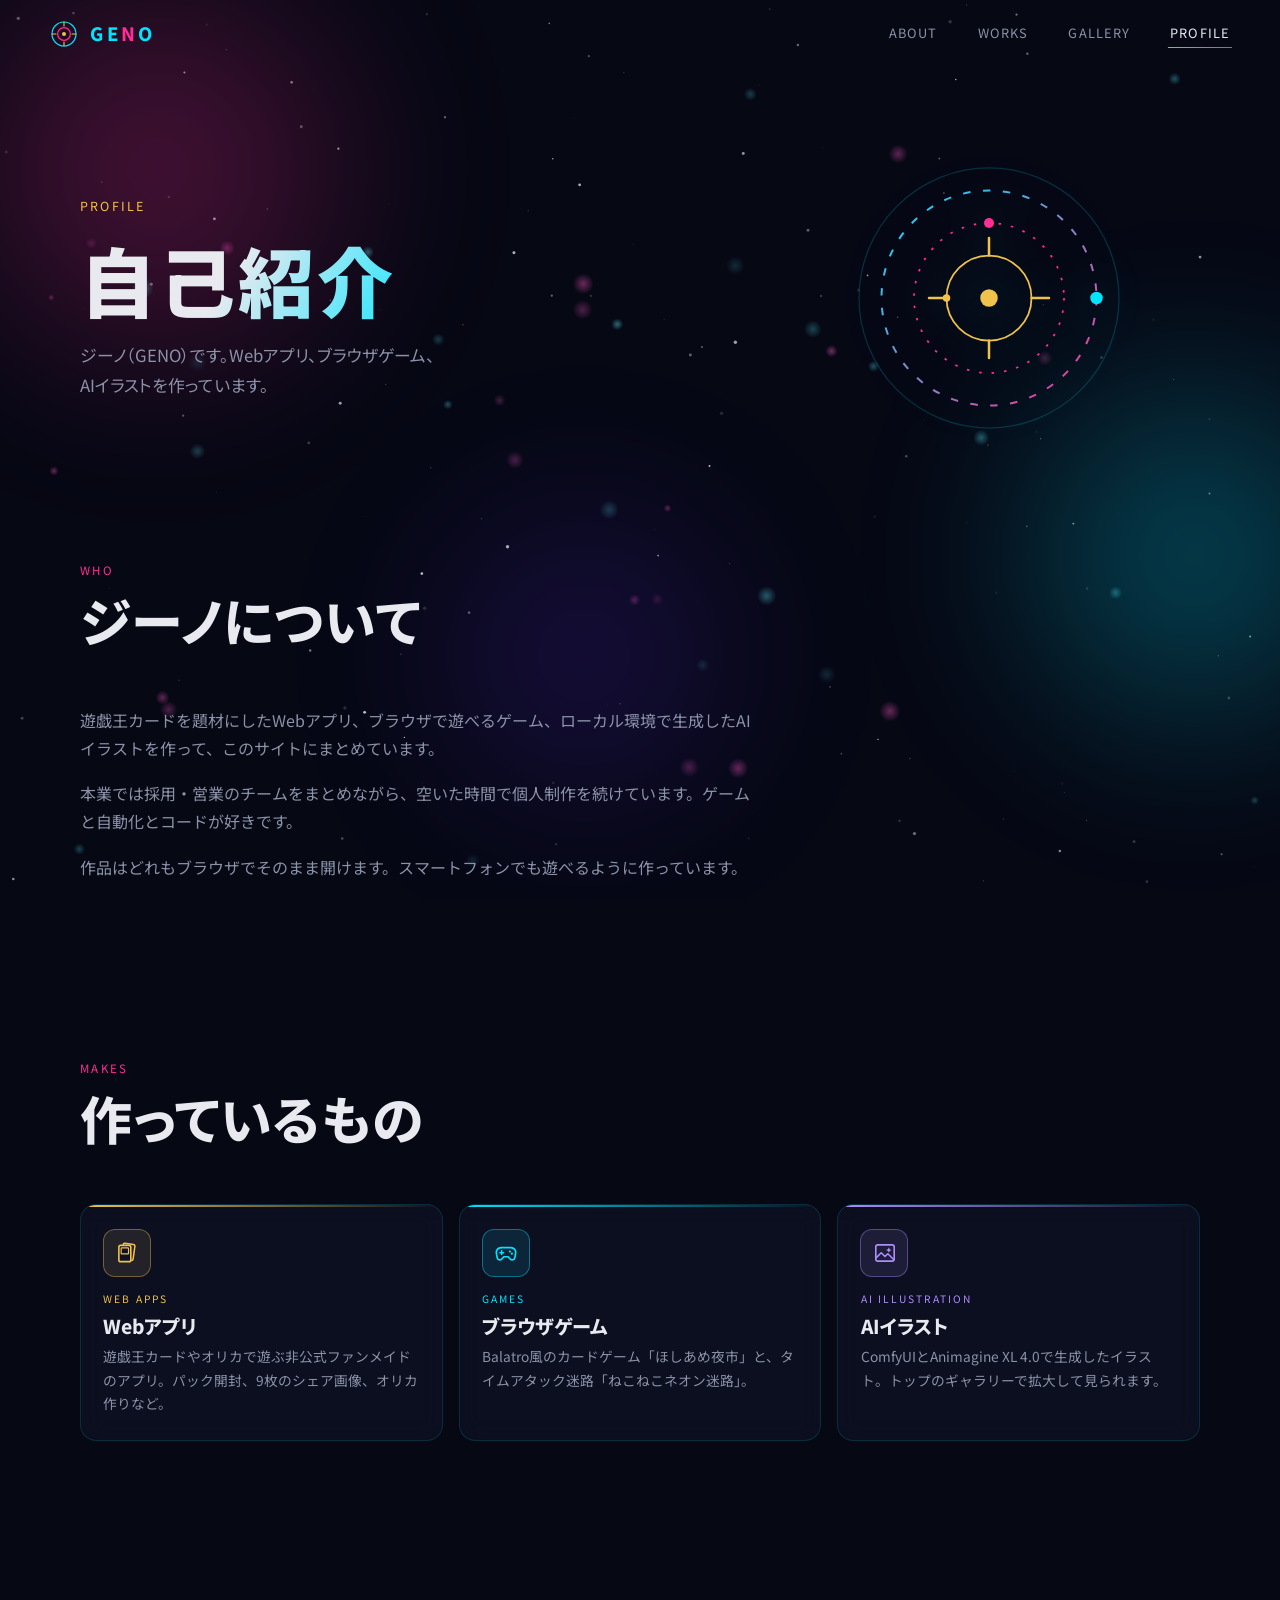
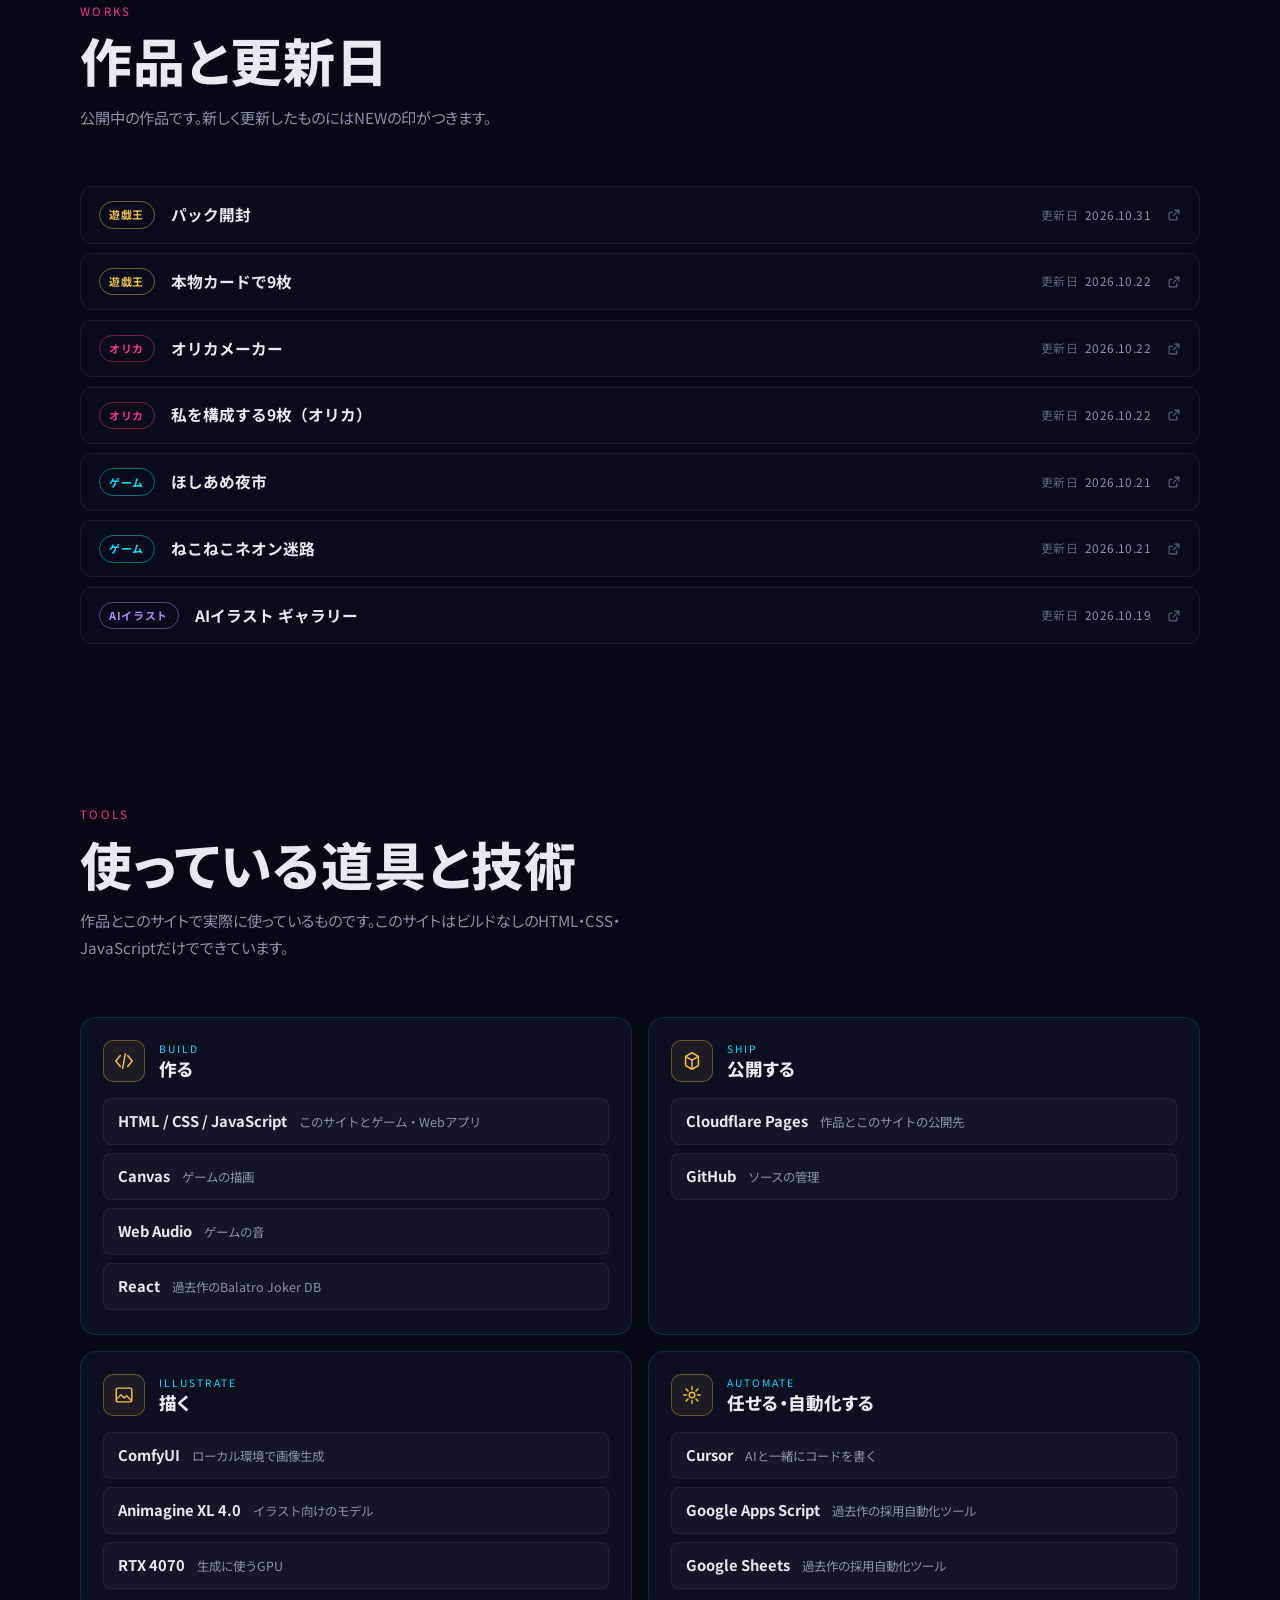
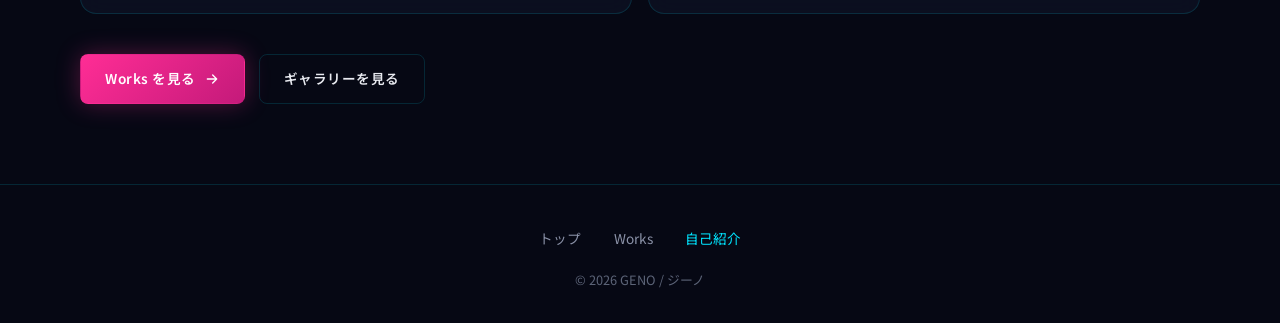
<file: about.html>
<!DOCTYPE html>
<html lang="ja">
<head>
  <meta charset="UTF-8">
  <meta name="viewport" content="width=device-width, initial-scale=1.0">
  <title>自己紹介 — GENO / ジーノ</title>
  <meta name="description" content="ジーノ（GENO）の自己紹介。遊戯王カードやオリカのWebアプリ、ブラウザゲーム、AIイラストを作っています。作品の一覧と更新日、使っている道具と技術をまとめました。">
  <meta name="theme-color" content="#060814">
  <link rel="canonical" href="https://geno-portfolio.pages.dev/about.html">
  <meta property="og:site_name" content="GENO / ジーノ">
  <meta property="og:title" content="自己紹介 — GENO / ジーノ">
  <meta property="og:description" content="Webアプリ、ブラウザゲーム、AIイラストを作るジーノの自己紹介と、使っている道具・技術。">
  <meta property="og:type" content="profile">
  <meta property="og:url" content="https://geno-portfolio.pages.dev/about.html">
  <meta property="og:image" content="https://geno-portfolio.pages.dev/assets/og/og-about.png">
  <meta property="og:image:width" content="1200">
  <meta property="og:image:height" content="630">
  <meta property="og:image:type" content="image/png">
  <meta property="og:image:alt" content="GENO / ジーノ 自己紹介 — 夜空とネオンのタイトル画像">
  <meta property="og:locale" content="ja_JP">
  <meta name="twitter:card" content="summary_large_image">
  <meta name="twitter:title" content="自己紹介 — GENO / ジーノ">
  <meta name="twitter:description" content="Webアプリ、ブラウザゲーム、AIイラストを作るジーノの自己紹介と、使っている道具・技術。">
  <meta name="twitter:image" content="https://geno-portfolio.pages.dev/assets/og/og-about.png">
  <meta name="twitter:image:alt" content="GENO / ジーノ 自己紹介 — 夜空とネオンのタイトル画像">
  <link rel="icon" href="assets/favicon.svg" type="image/svg+xml">
  <link rel="icon" href="assets/favicon-32.png" sizes="32x32" type="image/png">
  <link rel="apple-touch-icon" href="assets/apple-touch-icon.png">
  <link rel="preconnect" href="https://fonts.googleapis.com">
  <link rel="preconnect" href="https://fonts.gstatic.com" crossorigin>
  <link rel="stylesheet" href="https://fonts.googleapis.com/css2?family=Noto+Sans+JP:wght@300..900&display=swap">
  <link rel="stylesheet" href="style.css">
  <script type="application/ld+json">
  {
    "@context": "https://schema.org",
    "@type": "ProfilePage",
    "url": "https://geno-portfolio.pages.dev/about.html",
    "name": "自己紹介 — GENO / ジーノ",
    "inLanguage": "ja",
    "isPartOf": { "@id": "https://geno-portfolio.pages.dev/#website" },
    "mainEntity": {
      "@type": "Person",
      "@id": "https://geno-portfolio.pages.dev/#person",
      "name": "ジーノ",
      "alternateName": "GENO",
      "url": "https://geno-portfolio.pages.dev/about.html",
      "description": "Webアプリ、ブラウザゲーム、AIイラストを作っているクリエイター。",
      "knowsAbout": ["HTML", "CSS", "JavaScript", "Canvas", "Web Audio", "Vercel", "Cloudflare Pages", "ComfyUI"]
    }
  }
  </script>
</head>
<body class="page-about">
  <a class="skip-link" href="#main">メインコンテンツへ</a>

  <canvas id="sky-canvas" aria-hidden="true"></canvas>
  <div class="aurora" aria-hidden="true">
    <div class="aurora-blob aurora-blob--1"></div>
    <div class="aurora-blob aurora-blob--2"></div>
    <div class="aurora-blob aurora-blob--3"></div>
  </div>
  <div id="cursor-glow" class="cursor-glow" aria-hidden="true"></div>

  <header class="site-header" id="site-header">
    <a href="./" class="logo" aria-label="GENO トップへ">
      <svg class="logo-mark" viewBox="0 0 40 40" width="32" height="32" aria-hidden="true">
        <circle cx="20" cy="20" r="15" fill="none" stroke="currentColor" stroke-width="1.5" class="logo-ring logo-ring--outer"/>
        <circle cx="20" cy="20" r="8" fill="none" stroke="var(--magenta)" stroke-width="1.5" class="logo-ring logo-ring--inner"/>
        <path d="M20 5v5M20 30v5M5 20h5M30 20h5" stroke="var(--gold)" stroke-width="1.4" stroke-linecap="round"/>
        <circle cx="20" cy="20" r="2.5" fill="var(--gold)"/>
      </svg>
      <span class="logo-text">GE<span>N</span>O</span>
    </a>


    <nav class="nav-desktop" aria-label="メインナビゲーション">
      <ul>
        <li><a href="./#about">About</a></li>
        <li><a href="./#works">Works</a></li>
        <li><a href="./#gallery">Gallery</a></li>
        <li><a href="about.html" class="is-active" aria-current="page">Profile</a></li>
      </ul>
    </nav>

    <button type="button" class="menu-toggle" id="menu-toggle" aria-expanded="false" aria-controls="nav-mobile" aria-label="メニューを開く">
      <svg class="menu-icon menu-icon--open" viewBox="0 0 24 24" width="24" height="24" aria-hidden="true">
        <path d="M4 7h16M4 12h16M4 17h16" fill="none" stroke="currentColor" stroke-width="1.8" stroke-linecap="round"/>
      </svg>
      <svg class="menu-icon menu-icon--close" viewBox="0 0 24 24" width="24" height="24" aria-hidden="true">
        <path d="M6 6l12 12M18 6L6 18" fill="none" stroke="currentColor" stroke-width="1.8" stroke-linecap="round"/>
      </svg>
    </button>
  </header>

  <nav class="nav-mobile" id="nav-mobile" aria-label="モバイルナビゲーション" hidden>
    <ul>
      <li><a href="./#about">About</a></li>
      <li><a href="./#works">Works</a></li>
      <li><a href="./#gallery">Gallery</a></li>
      <li><a href="about.html" class="is-active" aria-current="page">Profile</a></li>
    </ul>
  </nav>

  <main id="main">
    <section class="page-hero" aria-labelledby="page-title">
      <div class="page-hero-text">
        <p class="hero-eyebrow reveal-hero">Profile</p>
        <h1 class="page-title reveal-hero" id="page-title">自己紹介</h1>
        <p class="page-lead reveal-hero">ジーノ（GENO）です。Webアプリ、ブラウザゲーム、AIイラストを作っています。</p>
      </div>
      <div class="orbit reveal-hero" aria-hidden="true">
        <svg viewBox="0 0 240 240" class="orbit-svg">
          <defs>
            <linearGradient id="orbit-g" x1="0" y1="0" x2="1" y2="1"><stop offset="0" stop-color="#00e5ff"/><stop offset="1" stop-color="#ff2d95"/></linearGradient>
          </defs>
          <circle cx="120" cy="120" r="104" fill="none" stroke="rgba(0,229,255,0.18)" stroke-width="1"/>
          <g class="orbit-ring orbit-ring--a"><circle cx="120" cy="120" r="86" fill="none" stroke="url(#orbit-g)" stroke-width="1.6" stroke-dasharray="6 10"/><circle cx="206" cy="120" r="5" fill="#00e5ff"/></g>
          <g class="orbit-ring orbit-ring--b"><circle cx="120" cy="120" r="60" fill="none" stroke="#ff2d95" stroke-width="1.4" stroke-dasharray="2 8"/><circle cx="120" cy="60" r="4" fill="#ff2d95"/></g>
          <g class="orbit-ring orbit-ring--c"><circle cx="120" cy="120" r="34" fill="none" stroke="#f0c14b" stroke-width="1.4"/><circle cx="86" cy="120" r="3" fill="#f0c14b"/></g>
          <path d="M120 72v14M120 154v14M72 120h14M154 120h14" stroke="#f0c14b" stroke-width="2" stroke-linecap="round"/>
          <circle cx="120" cy="120" r="7" fill="#f0c14b"/>
        </svg>
      </div>
    </section>

    <section class="section profile-intro" aria-labelledby="about-who">
      <div class="section-inner">
        <header class="section-header reveal">
          <p class="section-tag">Who</p>
          <h2 id="about-who">ジーノについて</h2>
        </header>
        <div class="profile-body reveal">
          <p>遊戯王カードを題材にしたWebアプリ、ブラウザで遊べるゲーム、ローカル環境で生成したAIイラストを作って、このサイトにまとめています。</p>
          <p>本業では採用・営業のチームをまとめながら、空いた時間で個人制作を続けています。ゲームと自動化とコードが好きです。</p>
          <p>作品はどれもブラウザでそのまま開けます。スマートフォンでも遊べるように作っています。</p>
        </div>
      </div>
    </section>

    <section class="section profile-makes" aria-labelledby="about-makes">
      <div class="section-inner">
        <header class="section-header reveal">
          <p class="section-tag">Makes</p>
          <h2 id="about-makes">作っているもの</h2>
        </header>
        <div class="make-grid">
          <a class="make-card reveal" data-cat="ygo" href="./?works=ygo#works">
            <span class="make-icon" aria-hidden="true"><svg viewBox="0 0 24 24" width="26" height="26"><rect x="7.5" y="3.5" width="11" height="15" rx="1.6" fill="none" stroke="currentColor" stroke-width="1.4" transform="rotate(8 13 11)"/><rect x="4.5" y="5" width="11" height="15" rx="1.6" fill="var(--bg-card-solid)" stroke="currentColor" stroke-width="1.5"/><rect x="6.6" y="7.2" width="6.8" height="5.6" rx=".6" fill="none" stroke="currentColor" stroke-width="1.1"/></svg></span>
            <span class="make-en">Web Apps</span>
            <span class="make-title">Webアプリ</span>
            <span class="make-text">遊戯王カードやオリカで遊ぶ非公式ファンメイドのアプリ。パック開封、9枚のシェア画像、オリカ作りなど。</span>
          </a>
          <a class="make-card reveal" data-cat="game" style="--delay:0.08s" href="./?works=game#works">
            <span class="make-icon" aria-hidden="true"><svg viewBox="0 0 24 24" width="26" height="26"><path d="M7.5 7h9a4.5 4.5 0 014.4 5.4l-.8 4a2.4 2.4 0 01-4.1 1.2L14 15.5h-4l-2 2.1a2.4 2.4 0 01-4.1-1.2l-.8-4A4.5 4.5 0 017.5 7z" fill="none" stroke="currentColor" stroke-width="1.5" stroke-linejoin="round"/><path d="M8 10v3.4M6.3 11.7h3.4" stroke="currentColor" stroke-width="1.4" stroke-linecap="round"/><circle cx="15.6" cy="10.6" r="1" fill="currentColor"/><circle cx="17.4" cy="12.6" r="1" fill="currentColor"/></svg></span>
            <span class="make-en">Games</span>
            <span class="make-title">ブラウザゲーム</span>
            <span class="make-text">Balatro風のカードゲーム「ほしあめ夜市」と、タイムアタック迷路「ねこねこネオン迷路」。</span>
          </a>
          <a class="make-card reveal" data-cat="ai" style="--delay:0.16s" href="./#gallery">
            <span class="make-icon" aria-hidden="true"><svg viewBox="0 0 24 24" width="26" height="26"><rect x="3.5" y="4.5" width="17" height="15" rx="2" fill="none" stroke="currentColor" stroke-width="1.5"/><path d="M3.8 16.5l4.7-4.7 3.5 3.5 2.6-2.6 5.6 5.6" fill="none" stroke="currentColor" stroke-width="1.4" stroke-linejoin="round"/><path d="M15.5 6.8l.8 1.7 1.7.8-1.7.8-.8 1.7-.8-1.7-1.7-.8 1.7-.8z" fill="currentColor"/></svg></span>
            <span class="make-en">AI Illustration</span>
            <span class="make-title">AIイラスト</span>
            <span class="make-text">ComfyUIとAnimagine XL 4.0で生成したイラスト。トップのギャラリーで拡大して見られます。</span>
          </a>
        </div>
      </div>
    </section>

    <section class="section profile-works" aria-labelledby="about-works">
      <div class="section-inner">
        <header class="section-header reveal">
          <p class="section-tag">Works</p>
          <h2 id="about-works">作品と更新日</h2>
          <p class="section-lead">公開中の作品です。新しく更新したものにはNEWの印がつきます。</p>
        </header>
        <ul class="work-rows">
          <li class="work-row reveal" style="--delay:0.00s">
            <a class="work-row-link" href="https://orica-pack.pages.dev/" target="_blank" rel="noopener">
              <span class="work-row-cat" data-cat="ygo">遊戯王</span>
              <span class="work-row-title">パック開封</span>
              <span class="work-row-date" data-work-date="orica-pack"></span>
              <span class="work-row-arrow" aria-hidden="true"><svg viewBox="0 0 20 20" width="14" height="14" aria-hidden="true"><path d="M11 3h6v6M17 3l-8 8M14 12v4a1 1 0 01-1 1H4a1 1 0 01-1-1V7a1 1 0 011-1h4" fill="none" stroke="currentColor" stroke-width="1.6" stroke-linecap="round" stroke-linejoin="round"/></svg></span>
            </a>
          </li>
          <li class="work-row reveal" style="--delay:0.05s">
            <a class="work-row-link" href="https://orica-real9.pages.dev/" target="_blank" rel="noopener">
              <span class="work-row-cat" data-cat="ygo">遊戯王</span>
              <span class="work-row-title">本物カードで9枚</span>
              <span class="work-row-date" data-work-date="orica-real9"></span>
              <span class="work-row-arrow" aria-hidden="true"><svg viewBox="0 0 20 20" width="14" height="14" aria-hidden="true"><path d="M11 3h6v6M17 3l-8 8M14 12v4a1 1 0 01-1 1H4a1 1 0 01-1-1V7a1 1 0 011-1h4" fill="none" stroke="currentColor" stroke-width="1.6" stroke-linecap="round" stroke-linejoin="round"/></svg></span>
            </a>
          </li>
          <li class="work-row reveal" style="--delay:0.10s">
            <a class="work-row-link" href="https://orica-maker.pages.dev/" target="_blank" rel="noopener">
              <span class="work-row-cat" data-cat="orica">オリカ</span>
              <span class="work-row-title">オリカメーカー</span>
              <span class="work-row-date" data-work-date="orica-maker"></span>
              <span class="work-row-arrow" aria-hidden="true"><svg viewBox="0 0 20 20" width="14" height="14" aria-hidden="true"><path d="M11 3h6v6M17 3l-8 8M14 12v4a1 1 0 01-1 1H4a1 1 0 01-1-1V7a1 1 0 011-1h4" fill="none" stroke="currentColor" stroke-width="1.6" stroke-linecap="round" stroke-linejoin="round"/></svg></span>
            </a>
          </li>
          <li class="work-row reveal" style="--delay:0.15s">
            <a class="work-row-link" href="https://orica-9.pages.dev/" target="_blank" rel="noopener">
              <span class="work-row-cat" data-cat="orica">オリカ</span>
              <span class="work-row-title">私を構成する9枚（オリカ）</span>
              <span class="work-row-date" data-work-date="orica-9"></span>
              <span class="work-row-arrow" aria-hidden="true"><svg viewBox="0 0 20 20" width="14" height="14" aria-hidden="true"><path d="M11 3h6v6M17 3l-8 8M14 12v4a1 1 0 01-1 1H4a1 1 0 01-1-1V7a1 1 0 011-1h4" fill="none" stroke="currentColor" stroke-width="1.6" stroke-linecap="round" stroke-linejoin="round"/></svg></span>
            </a>
          </li>
          <li class="work-row reveal" style="--delay:0.20s">
            <a class="work-row-link" href="https://hoshiame-yoichi.pages.dev/" target="_blank" rel="noopener">
              <span class="work-row-cat" data-cat="game">ゲーム</span>
              <span class="work-row-title">ほしあめ夜市</span>
              <span class="work-row-date" data-work-date="hoshiame"></span>
              <span class="work-row-arrow" aria-hidden="true"><svg viewBox="0 0 20 20" width="14" height="14" aria-hidden="true"><path d="M11 3h6v6M17 3l-8 8M14 12v4a1 1 0 01-1 1H4a1 1 0 01-1-1V7a1 1 0 011-1h4" fill="none" stroke="currentColor" stroke-width="1.6" stroke-linecap="round" stroke-linejoin="round"/></svg></span>
            </a>
          </li>
          <li class="work-row reveal" style="--delay:0.25s">
            <a class="work-row-link" href="https://maze-time-attack.pages.dev/" target="_blank" rel="noopener">
              <span class="work-row-cat" data-cat="game">ゲーム</span>
              <span class="work-row-title">ねこねこネオン迷路</span>
              <span class="work-row-date" data-work-date="maze"></span>
              <span class="work-row-arrow" aria-hidden="true"><svg viewBox="0 0 20 20" width="14" height="14" aria-hidden="true"><path d="M11 3h6v6M17 3l-8 8M14 12v4a1 1 0 01-1 1H4a1 1 0 01-1-1V7a1 1 0 011-1h4" fill="none" stroke="currentColor" stroke-width="1.6" stroke-linecap="round" stroke-linejoin="round"/></svg></span>
            </a>
          </li>
          <li class="work-row reveal" style="--delay:0.30s">
            <a class="work-row-link" href="./#gallery">
              <span class="work-row-cat" data-cat="ai">AIイラスト</span>
              <span class="work-row-title">AIイラスト ギャラリー</span>
              <span class="work-row-date" data-work-date="ai-gallery"></span>
              <span class="work-row-arrow" aria-hidden="true"><svg viewBox="0 0 20 20" width="14" height="14" aria-hidden="true"><path d="M11 3h6v6M17 3l-8 8M14 12v4a1 1 0 01-1 1H4a1 1 0 01-1-1V7a1 1 0 011-1h4" fill="none" stroke="currentColor" stroke-width="1.6" stroke-linecap="round" stroke-linejoin="round"/></svg></span>
            </a>
          </li>
        </ul>
      </div>
    </section>

    <section class="section profile-tools" aria-labelledby="about-tools">
      <div class="section-inner">
        <header class="section-header reveal">
          <p class="section-tag">Tools</p>
          <h2 id="about-tools">使っている道具と技術</h2>
          <p class="section-lead">作品とこのサイトで実際に使っているものです。このサイトはビルドなしのHTML・CSS・JavaScriptだけでできています。</p>
        </header>
        <div class="tool-grid">
          <article class="tool-group reveal" style="--delay:0.00s">
            <header class="tool-group-head">
              <span class="tool-group-icon" aria-hidden="true"><svg viewBox="0 0 24 24" width="22" height="22"><path d="M8 6L3 12l5 6M16 6l5 6-5 6M13.5 4l-3 16" fill="none" stroke="currentColor" stroke-width="1.6" stroke-linecap="round" stroke-linejoin="round"/></svg></span>
              <div>
                <p class="tool-group-en">Build</p>
                <h3 class="tool-group-title">作る</h3>
              </div>
            </header>
            <ul class="tool-list">
              <li class="tool-chip"><span class="tool-name">HTML / CSS / JavaScript</span><span class="tool-note">このサイトとゲーム・Webアプリ</span></li>
              <li class="tool-chip"><span class="tool-name">Canvas</span><span class="tool-note">ゲームの描画</span></li>
              <li class="tool-chip"><span class="tool-name">Web Audio</span><span class="tool-note">ゲームの音</span></li>
              <li class="tool-chip"><span class="tool-name">React</span><span class="tool-note">過去作のBalatro Joker DB</span></li>
            </ul>
          </article>
          <article class="tool-group reveal" style="--delay:0.08s">
            <header class="tool-group-head">
              <span class="tool-group-icon" aria-hidden="true"><svg viewBox="0 0 24 24" width="22" height="22"><path d="M12 3l7 4v10l-7 4-7-4V7z" fill="none" stroke="currentColor" stroke-width="1.6" stroke-linejoin="round"/><path d="M5 7l7 4 7-4M12 11v10" fill="none" stroke="currentColor" stroke-width="1.6" stroke-linejoin="round"/></svg></span>
              <div>
                <p class="tool-group-en">Ship</p>
                <h3 class="tool-group-title">公開する</h3>
              </div>
            </header>
            <ul class="tool-list">
              <li class="tool-chip"><span class="tool-name">Cloudflare Pages</span><span class="tool-note">作品とこのサイトの公開先</span></li>
              <li class="tool-chip"><span class="tool-name">GitHub</span><span class="tool-note">ソースの管理</span></li>
            </ul>
          </article>
          <article class="tool-group reveal" style="--delay:0.16s">
            <header class="tool-group-head">
              <span class="tool-group-icon" aria-hidden="true"><svg viewBox="0 0 24 24" width="22" height="22"><rect x="3.5" y="4.5" width="17" height="15" rx="2" fill="none" stroke="currentColor" stroke-width="1.6"/><path d="M4 16.5l4.7-4.7 3.5 3.5 2.6-2.6 5.4 5.4" fill="none" stroke="currentColor" stroke-width="1.5" stroke-linejoin="round"/></svg></span>
              <div>
                <p class="tool-group-en">Illustrate</p>
                <h3 class="tool-group-title">描く</h3>
              </div>
            </header>
            <ul class="tool-list">
              <li class="tool-chip"><span class="tool-name">ComfyUI</span><span class="tool-note">ローカル環境で画像生成</span></li>
              <li class="tool-chip"><span class="tool-name">Animagine XL 4.0</span><span class="tool-note">イラスト向けのモデル</span></li>
              <li class="tool-chip"><span class="tool-name">RTX 4070</span><span class="tool-note">生成に使うGPU</span></li>
            </ul>
          </article>
          <article class="tool-group reveal" style="--delay:0.24s">
            <header class="tool-group-head">
              <span class="tool-group-icon" aria-hidden="true"><svg viewBox="0 0 24 24" width="22" height="22"><circle cx="12" cy="12" r="3" fill="none" stroke="currentColor" stroke-width="1.6"/><path d="M12 3v3M12 18v3M3 12h3M18 12h3M5.6 5.6l2.1 2.1M16.3 16.3l2.1 2.1M5.6 18.4l2.1-2.1M16.3 7.7l2.1-2.1" stroke="currentColor" stroke-width="1.6" stroke-linecap="round"/></svg></span>
              <div>
                <p class="tool-group-en">Automate</p>
                <h3 class="tool-group-title">任せる・自動化する</h3>
              </div>
            </header>
            <ul class="tool-list">
              <li class="tool-chip"><span class="tool-name">Cursor</span><span class="tool-note">AIと一緒にコードを書く</span></li>
              <li class="tool-chip"><span class="tool-name">Google Apps Script</span><span class="tool-note">過去作の採用自動化ツール</span></li>
              <li class="tool-chip"><span class="tool-name">Google Sheets</span><span class="tool-note">過去作の採用自動化ツール</span></li>
            </ul>
          </article>
        </div>
        <div class="profile-cta reveal">
          <a href="./#works" class="btn btn-primary">
            Works を見る
            <svg viewBox="0 0 24 24" width="16" height="16" aria-hidden="true"><path d="M5 12h14M13 6l6 6-6 6" fill="none" stroke="currentColor" stroke-width="2" stroke-linecap="round" stroke-linejoin="round"/></svg>
          </a>
          <a href="./#gallery" class="btn btn-outline">ギャラリーを見る</a>
        </div>
      </div>
    </section>
  </main>

  <footer class="site-footer">
    <nav class="footer-nav" aria-label="フッター">
      <a href="./">トップ</a>
      <a href="./#works">Works</a>
      <a href="about.html" aria-current="page">自己紹介</a>
    </nav>
    <p>© 2026 GENO / ジーノ</p>
  </footer>

  <script src="works-data.js" defer></script>
  <script src="main.js" defer></script>
</body>
</html>
</file>
<file: style.css>
/* =========================================================
   GENO Portfolio — Night Sky × Neon
   ========================================================= */

:root {
  --bg: #060814;
  --bg-deep: #04060e;
  --bg-elevated: #0c1020;
  --bg-card: rgba(14, 18, 36, 0.72);
  --bg-card-solid: #0e1224;
  --navy: #0a1630;
  --purple: #1a0f2e;
  --text: #e8eaf0;
  --text-muted: #8b92a8;
  --text-dim: #5c6478;
  --cyan: #00e5ff;
  --magenta: #ff2d95;
  --gold: #f0c14b;
  --border: rgba(0, 229, 255, 0.14);
  --border-strong: rgba(255, 45, 149, 0.35);
  --glow-cyan: rgba(0, 229, 255, 0.35);
  --glow-magenta: rgba(255, 45, 149, 0.3);
  /* One full-coverage Japanese web font everywhere, so no glyph falls back to a different font/weight */
  --font: "Noto Sans JP", "Hiragino Sans", "Hiragino Kaku Gothic ProN", "Yu Gothic", "YuGothic", "Meiryo", sans-serif;
  --font-display: var(--font);
  --header-h: 4.25rem;
  --radius: 12px;
  --radius-sm: 8px;
  --max: 1120px;
  --ease: cubic-bezier(0.22, 1, 0.36, 1);
}

*,
*::before,
*::after {
  box-sizing: border-box;
  margin: 0;
  padding: 0;
}

html {
  scroll-behavior: smooth;
  scroll-padding-top: calc(var(--header-h) + 0.5rem);
}

body {
  min-height: 100vh;
  background: var(--bg);
  color: var(--text);
  font-family: var(--font);
  font-weight: 400;
  font-size: 1rem;
  line-height: 1.75;
  overflow-x: hidden;
  -webkit-font-smoothing: antialiased;
}

img {
  max-width: 100%;
  height: auto;
  display: block;
}

a {
  color: inherit;
  text-decoration: none;
}

ul {
  list-style: none;
}

button {
  font: inherit;
  color: inherit;
  background: none;
  border: none;
  cursor: pointer;
}

:focus {
  outline: none;
}

:focus-visible {
  outline: 2px solid var(--cyan);
  outline-offset: 3px;
}

.skip-link {
  position: absolute;
  top: -100px;
  left: 1rem;
  z-index: 10000;
  padding: 0.75rem 1.25rem;
  background: var(--cyan);
  color: var(--bg);
  font-weight: 600;
  border-radius: var(--radius-sm);
}

.skip-link:focus {
  top: 1rem;
}

/* ---- Canvas / Atmosphere ---- */
#sky-canvas {
  position: fixed;
  inset: 0;
  width: 100%;
  height: 100%;
  z-index: 0;
  pointer-events: none;
}

.aurora {
  position: fixed;
  inset: 0;
  z-index: 0;
  pointer-events: none;
  overflow: hidden;
}

.aurora-blob {
  position: absolute;
  border-radius: 50%;
  filter: blur(80px);
  opacity: 0.35;
  animation: aurora-drift 28s ease-in-out infinite alternate;
}

.aurora-blob--1 {
  width: min(55vw, 520px);
  height: min(55vw, 520px);
  top: -10%;
  left: -8%;
  background: radial-gradient(circle, var(--magenta) 0%, transparent 70%);
  animation-duration: 32s;
}

.aurora-blob--2 {
  width: min(50vw, 480px);
  height: min(50vw, 480px);
  top: 35%;
  right: -12%;
  background: radial-gradient(circle, var(--cyan) 0%, transparent 70%);
  animation-duration: 36s;
  animation-delay: -8s;
}

.aurora-blob--3 {
  width: min(40vw, 400px);
  height: min(40vw, 400px);
  bottom: 5%;
  left: 30%;
  background: radial-gradient(circle, #6b2dff 0%, transparent 70%);
  opacity: 0.25;
  animation-duration: 40s;
  animation-delay: -16s;
}

@keyframes aurora-drift {
  0% { transform: translate(0, 0) scale(1); }
  50% { transform: translate(4%, 6%) scale(1.08); }
  100% { transform: translate(-3%, 3%) scale(0.95); }
}

.cursor-glow {
  position: fixed;
  width: 280px;
  height: 280px;
  margin: -140px 0 0 -140px;
  border-radius: 50%;
  background: radial-gradient(circle, rgba(0, 229, 255, 0.12) 0%, transparent 70%);
  pointer-events: none;
  z-index: 1;
  opacity: 0;
  transition: opacity 0.4s;
  will-change: transform;
}

.cursor-glow.is-active {
  opacity: 1;
}

/* ---- Header ---- */
.site-header {
  position: fixed;
  top: 0;
  left: 0;
  right: 0;
  z-index: 100;
  display: flex;
  align-items: center;
  justify-content: space-between;
  height: var(--header-h);
  padding: 0 clamp(1rem, 4vw, 3rem);
  background: transparent;
  border-bottom: 1px solid transparent;
  transition: background 0.35s var(--ease), border-color 0.35s, backdrop-filter 0.35s;
}

.site-header.is-scrolled {
  background: rgba(6, 8, 20, 0.82);
  backdrop-filter: blur(16px);
  -webkit-backdrop-filter: blur(16px);
  border-bottom-color: var(--border);
}

.logo {
  display: inline-flex;
  align-items: center;
  min-height: 44px;
  gap: 0.65rem;
  color: var(--cyan);
  z-index: 110;
}

.logo-mark {
  flex-shrink: 0;
  color: var(--cyan);
}

.logo-text {
  font-family: var(--font-display);
  font-weight: 800;
  font-size: 1.15rem;
  letter-spacing: 0.18em;
}

.logo-text span {
  color: var(--magenta);
}

.nav-desktop ul {
  display: flex;
  gap: clamp(1.25rem, 3vw, 2.25rem);
}

.nav-desktop a {
  position: relative;
  font-size: 0.8rem;
  letter-spacing: 0.08em;
  text-transform: uppercase;
  color: var(--text-muted);
  display: inline-flex;
  align-items: center;
  min-height: 44px;
  padding: 0 0.15rem;
  transition: color 0.2s;
}

.nav-desktop a::after {
  content: "";
  position: absolute;
  left: 0;
  bottom: 8px;
  width: 100%;
  height: 1px;
  background: linear-gradient(90deg, var(--cyan), var(--magenta));
  transform: scaleX(0);
  transform-origin: left;
  transition: transform 0.3s var(--ease);
}

.nav-desktop a:hover,
.nav-desktop a.is-active {
  color: var(--text);
}

.nav-desktop a.is-active::after,
.nav-desktop a:hover::after {
  transform: scaleX(1);
}

.menu-toggle {
  display: none;
  position: relative;
  width: 44px;
  height: 44px;
  align-items: center;
  justify-content: center;
  color: var(--text);
  z-index: 110;
  border-radius: var(--radius-sm);
}

.menu-icon--close {
  display: none;
}

.menu-toggle[aria-expanded="true"] .menu-icon--open {
  display: none;
}

.menu-toggle[aria-expanded="true"] .menu-icon--close {
  display: block;
}

.nav-mobile {
  position: fixed;
  inset: 0;
  z-index: 90;
  display: flex;
  align-items: center;
  justify-content: center;
  background: rgba(4, 6, 14, 0.96);
  backdrop-filter: blur(20px);
  -webkit-backdrop-filter: blur(20px);
}

.nav-mobile[hidden] {
  display: none;
}

.nav-mobile ul {
  display: flex;
  flex-direction: column;
  gap: 1.75rem;
  text-align: center;
}

.nav-mobile a {
  font-size: 1.35rem;
  font-weight: 600;
  letter-spacing: 0.1em;
  text-transform: uppercase;
  color: var(--text-muted);
  padding: 0.5rem 1rem;
  min-height: 44px;
  display: inline-flex;
  align-items: center;
  justify-content: center;
  transition: color 0.2s;
}

.nav-mobile a:hover,
.nav-mobile a.is-active {
  color: var(--cyan);
}

/* ---- Layout ---- */
main {
  position: relative;
  z-index: 2;
}

.section {
  padding: clamp(4.5rem, 10vw, 7.5rem) clamp(1rem, 4vw, 3rem);
}

.section-inner {
  max-width: var(--max);
  margin: 0 auto;
}

.section-header {
  margin-bottom: clamp(2.5rem, 5vw, 3.5rem);
}

.section-tag {
  font-size: 0.72rem;
  letter-spacing: 0.2em;
  text-transform: uppercase;
  color: var(--magenta);
  margin-bottom: 0.6rem;
}

.section-header h2 {
  font-family: var(--font-display);
  font-weight: 800;
  font-size: clamp(2rem, 5vw, 3.25rem);
  letter-spacing: 0.02em;
  line-height: 1.15;
}


.section-lead {
  margin-top: 0.85rem;
  color: var(--text-muted);
  font-size: 0.95rem;
  max-width: 36rem;
}

/* ---- Buttons ---- */
.btn {
  display: inline-flex;
  align-items: center;
  justify-content: center;
  gap: 0.5rem;
  min-height: 44px;
  padding: 0.75rem 1.5rem;
  font-size: 0.85rem;
  font-weight: 600;
  letter-spacing: 0.04em;
  border-radius: var(--radius-sm);
  transition: background 0.25s, border-color 0.25s, color 0.25s, box-shadow 0.25s, transform 0.25s;
}

.btn-sm {
  min-height: 44px;
  padding: 0.55rem 1.1rem;
  font-size: 0.8rem;
}

.btn-primary {
  background: linear-gradient(135deg, var(--magenta), #c41a7a);
  color: #fff;
  border: 1px solid transparent;
  box-shadow: 0 0 24px var(--glow-magenta);
}

.btn-primary:hover {
  box-shadow: 0 0 36px var(--glow-magenta);
  transform: translateY(-1px);
}

.btn-outline {
  background: transparent;
  color: var(--text);
  border: 1px solid var(--border);
}

.btn-outline:hover {
  border-color: var(--cyan);
  color: var(--cyan);
  box-shadow: 0 0 20px rgba(0, 229, 255, 0.15);
}

/* ---- Hero ---- */
.hero {
  position: relative;
  min-height: 100vh;
  min-height: 100dvh;
  display: grid;
  grid-template-columns: 1.15fr 0.85fr;
  align-items: center;
  gap: clamp(2rem, 5vw, 4rem);
  padding: calc(var(--header-h) + 2rem) clamp(1rem, 4vw, 3rem) 3rem;
  max-width: calc(var(--max) + 6rem);
  margin: 0 auto;
}

.hero-eyebrow {
  font-size: 0.78rem;
  letter-spacing: 0.18em;
  text-transform: uppercase;
  color: var(--gold);
  margin-bottom: 1.25rem;
}

.hero-title {
  margin-bottom: 1.5rem;
}

.hero-brand {
  display: block;
  font-family: var(--font-display);
  font-weight: 900;
  font-size: clamp(3.5rem, 12vw, 7rem);
  line-height: 0.95;
  letter-spacing: 0.06em;
  background: linear-gradient(120deg, var(--text) 20%, var(--cyan) 50%, var(--magenta) 85%);
  -webkit-background-clip: text;
  background-clip: text;
  color: transparent;
  text-shadow: 0 0 60px rgba(0, 229, 255, 0.2);
}

.hero-sub {
  display: block;
  margin-top: 0.4rem;
  font-size: clamp(1.1rem, 3vw, 1.6rem);
  font-weight: 400;
  letter-spacing: 0.35em;
  color: var(--text-muted);
}

.hero-body {
  max-width: 28rem;
  color: var(--text-muted);
  margin-bottom: 2rem;
  font-size: 1.02rem;
}


.hero-cta {
  display: flex;
  flex-wrap: wrap;
  gap: 0.85rem;
}

.hero-stats {
  display: flex;
  flex-direction: column;
  gap: 1rem;
}

.stat-card {
  display: flex;
  align-items: flex-start;
  gap: 1rem;
  padding: 1.35rem 1.5rem;
  background: var(--bg-card);
  border: 1px solid var(--border);
  border-radius: var(--radius);
  backdrop-filter: blur(12px);
  -webkit-backdrop-filter: blur(12px);
  transition: border-color 0.3s, box-shadow 0.3s, transform 0.3s;
}

.stat-card:hover {
  border-color: rgba(0, 229, 255, 0.35);
  box-shadow: 0 0 28px rgba(0, 229, 255, 0.08);
  transform: translateY(-2px);
}

.stat-icon {
  color: var(--cyan);
  opacity: 0.7;
  flex-shrink: 0;
}

.stat-num {
  font-family: var(--font-display);
  font-weight: 800;
  font-size: 2.4rem;
  line-height: 1;
  letter-spacing: -0.03em;
  background: linear-gradient(135deg, var(--cyan), var(--gold));
  -webkit-background-clip: text;
  background-clip: text;
  color: transparent;
}

.stat-label {
  margin-top: 0.35rem;
  font-size: 0.78rem;
  color: var(--text-muted);
  line-height: 1.45;
}

/* Hero entrance (JS adds .js then animates) */
.js .reveal-hero {
  opacity: 0;
  transform: translateY(22px);
}

.js .reveal-hero.is-visible {
  opacity: 1;
  transform: translateY(0);
  transition: opacity 0.7s var(--ease), transform 0.7s var(--ease);
}

.js .reveal-hero:nth-child(1) { transition-delay: 0.1s; }
.js .reveal-hero:nth-child(2) { transition-delay: 0.25s; }
.js .reveal-hero:nth-child(3) { transition-delay: 0.4s; }
.js .reveal-hero:nth-child(4) { transition-delay: 0.55s; }
.hero-stats.reveal-hero { transition-delay: 0.45s !important; }

/* Scroll reveal — only hide when JS is available */
.js .reveal {
  opacity: 0;
  transform: translateY(28px);
  transition: opacity 0.7s var(--ease), transform 0.7s var(--ease);
  transition-delay: var(--delay, 0s);
}

.js .reveal.is-visible {
  opacity: 1;
  transform: translateY(0);
}

/* ---- About ---- */
.about {
  background: linear-gradient(180deg, transparent, rgba(26, 15, 46, 0.35), transparent);
}

.about-grid {
  display: grid;
  grid-template-columns: 1.25fr 0.9fr;
  gap: clamp(2.5rem, 6vw, 5rem);
  align-items: start;
}

.about-body p {
  color: var(--text-muted);
  margin-bottom: 1.1rem;
}


.skills-list {
  display: flex;
  flex-wrap: wrap;
  gap: 0.5rem;
  margin-top: 1.75rem;
}

.skill-chip {
  display: inline-flex;
  align-items: center;
  gap: 0.4rem;
  padding: 0.45rem 0.9rem;
  font-size: 0.78rem;
  color: var(--text-muted);
  background: rgba(12, 16, 32, 0.8);
  border: 1px solid var(--border);
  border-radius: 999px;
  transition: border-color 0.25s, color 0.25s, box-shadow 0.25s;
}

.skill-chip svg {
  color: var(--cyan);
  opacity: 0.8;
  flex-shrink: 0;
}

.skill-chip:hover {
  color: var(--text);
  border-color: rgba(0, 229, 255, 0.4);
  box-shadow: 0 0 16px rgba(0, 229, 255, 0.1);
}

.aside-block {
  padding: 1.4rem 1.5rem;
  margin-bottom: 0.85rem;
  background: var(--bg-card);
  border: 1px solid var(--border);
  border-radius: var(--radius);
  backdrop-filter: blur(10px);
  -webkit-backdrop-filter: blur(10px);
}

.aside-block h3 {
  display: flex;
  align-items: center;
  gap: 0.5rem;
  font-size: 0.95rem;
  font-weight: 700;
  margin-bottom: 0.5rem;
  color: var(--text);
}

.aside-block h3 svg {
  color: var(--gold);
  flex-shrink: 0;
}

.aside-block p {
  font-size: 0.88rem;
  color: var(--text-muted);
  line-height: 1.7;
}

/* ---- Works / Featured ---- */
.featured-grid {
  display: grid;
  grid-template-columns: repeat(2, 1fr);
  gap: 1.5rem;
  margin-bottom: 4rem;
}

.featured-card {
  display: flex;
  flex-direction: column;
  background: var(--bg-card);
  border: 1px solid var(--border);
  border-radius: calc(var(--radius) + 4px);
  overflow: hidden;
  backdrop-filter: blur(12px);
  -webkit-backdrop-filter: blur(12px);
  transform-style: preserve-3d;
  transition: border-color 0.35s, box-shadow 0.35s;
  will-change: transform;
}

.featured-card:hover {
  border-color: rgba(255, 45, 149, 0.4);
  box-shadow:
    0 0 0 1px rgba(0, 229, 255, 0.12),
    0 20px 50px rgba(0, 0, 0, 0.35),
    0 0 40px rgba(255, 45, 149, 0.12);
}

.featured-media {
  position: relative;
  overflow: hidden;
  background: var(--bg-deep);
  aspect-ratio: 16 / 10;
}

.mockup-stack {
  display: flex;
  align-items: flex-end;
  justify-content: center;
  padding: 1.25rem 1.25rem 0;
}

.mockup-desktop {
  width: 78%;
  border-radius: 8px 8px 0 0;
  box-shadow: 0 8px 32px rgba(0, 0, 0, 0.45);
  transition: transform 0.5s var(--ease);
  transform-origin: center bottom;
}

.mockup-mobile {
  position: absolute;
  right: 8%;
  bottom: 0;
  width: 22%;
  border-radius: 10px 10px 0 0;
  box-shadow: 0 8px 28px rgba(0, 0, 0, 0.55);
  border: 1px solid rgba(255, 255, 255, 0.08);
  transition: transform 0.5s var(--ease);
  z-index: 2;
}

.featured-card:hover .mockup-desktop {
  transform: scale(1.04);
}

.featured-card:hover .mockup-mobile {
  transform: translateY(-6px) scale(1.03);
}

.featured-shine {
  position: absolute;
  inset: 0;
  background: linear-gradient(
    115deg,
    transparent 30%,
    rgba(255, 255, 255, 0.08) 45%,
    transparent 60%
  );
  transform: translateX(-120%);
  pointer-events: none;
  z-index: 3;
}

.featured-card:hover .featured-shine {
  animation: shine-sweep 0.9s var(--ease);
}

@keyframes shine-sweep {
  to { transform: translateX(120%); }
}

.gallery-preview {
  display: grid;
  grid-template-columns: 1fr 1fr;
  grid-template-rows: minmax(0, 1fr) minmax(0, 1fr);
  gap: 4px;
  padding: 4px;
}

.gallery-preview img:first-child {
  grid-row: 1 / -1;
  height: 100%;
  object-fit: cover;
}

.gallery-preview img {
  width: 100%;
  height: 100%;
  min-height: 0;
  object-fit: cover;
  transition: transform 0.5s var(--ease);
}

.featured-card:hover .gallery-preview img {
  transform: scale(1.05);
}

.wip-media {
  display: flex;
  align-items: center;
  justify-content: center;
  color: var(--text-dim);
  background:
    radial-gradient(circle at 50% 40%, rgba(255, 45, 149, 0.12), transparent 55%),
    repeating-linear-gradient(
      -45deg,
      transparent,
      transparent 8px,
      rgba(255, 255, 255, 0.02) 8px,
      rgba(255, 255, 255, 0.02) 16px
    ),
    var(--bg-deep);
}

.featured-card--wip {
  border-style: dashed;
  border-color: rgba(140, 146, 168, 0.35);
}

.featured-card--wip:hover {
  border-color: rgba(240, 193, 75, 0.45);
  box-shadow: 0 0 30px rgba(240, 193, 75, 0.08);
}

.featured-body {
  display: flex;
  flex-direction: column;
  flex: 1;
  padding: 1.35rem 1.4rem 1.5rem;
}

.work-badge {
  display: inline-flex;
  align-self: flex-start;
  font-size: 0.65rem;
  letter-spacing: 0.14em;
  text-transform: uppercase;
  color: var(--cyan);
  border: 1px solid rgba(0, 229, 255, 0.35);
  padding: 0.25rem 0.65rem;
  border-radius: 999px;
  margin-bottom: 0.75rem;
}

.work-badge--wip {
  color: var(--gold);
  border-color: rgba(240, 193, 75, 0.4);
}

.work-badges {
  display: flex;
  flex-wrap: wrap;
  gap: 0.4rem;
}

.work-title {
  font-family: var(--font-display);
  font-weight: 700;
  font-size: 1.25rem;
  letter-spacing: -0.01em;
  margin-bottom: 0.55rem;
  line-height: 1.3;
}

.work-desc {
  font-size: 0.88rem;
  color: var(--text-muted);
  line-height: 1.7;
  flex: 1;
  margin-bottom: 1rem;
}

.work-tags {
  display: flex;
  flex-wrap: wrap;
  gap: 0.35rem;
  margin-bottom: 1.1rem;
}

.work-tags li {
  font-size: 0.68rem;
  padding: 0.22rem 0.6rem;
  color: var(--text-muted);
  background: rgba(255, 255, 255, 0.04);
  border: 1px solid rgba(255, 255, 255, 0.06);
  border-radius: 999px;
}

.work-links {
  display: flex;
  flex-wrap: wrap;
  gap: 0.6rem;
}

.work-num {
  font-size: 0.68rem;
  letter-spacing: 0.14em;
  color: var(--text-dim);
  margin-bottom: 0.75rem;
}

/* Archive */
.archive-heading {
  display: flex;
  align-items: center;
  gap: 0.5rem;
  font-size: 1.05rem;
  font-weight: 700;
  margin-bottom: 0.4rem;
}

.archive-heading svg {
  color: var(--text-dim);
}

.archive-note {
  font-size: 0.85rem;
  color: var(--text-dim);
  margin-bottom: 1.5rem;
}

.archive-grid {
  display: grid;
  grid-template-columns: repeat(3, 1fr);
  gap: 1rem;
}

.archive-card {
  padding: 1.4rem 1.35rem;
  background: rgba(10, 14, 28, 0.65);
  border: 1px solid rgba(255, 255, 255, 0.06);
  border-radius: var(--radius);
  transition: border-color 0.3s, transform 0.3s;
}

.archive-card:hover {
  border-color: rgba(0, 229, 255, 0.25);
  transform: translateY(-2px);
}

.archive-card .work-title {
  font-size: 1.05rem;
}

.archive-card .work-desc {
  font-size: 0.82rem;
  margin-bottom: 0.85rem;
}

.archive-card .work-tags {
  margin-bottom: 0;
}

/* ---- Works / Categories ---- */
.visually-hidden {
  position: absolute !important;
  width: 1px;
  height: 1px;
  padding: 0;
  margin: -1px;
  overflow: hidden;
  clip: rect(0 0 0 0);
  white-space: nowrap;
  border: 0;
}

.work-group,
.filter-tab {
  --cat: var(--cyan);
  --cat-glow: rgba(0, 229, 255, 0.28);
}

[data-cat="ygo"] { --cat: var(--gold); --cat-glow: rgba(240, 193, 75, 0.3); }
[data-cat="orica"] { --cat: var(--magenta); --cat-glow: rgba(255, 45, 149, 0.3); }
[data-cat="game"] { --cat: var(--cyan); --cat-glow: rgba(0, 229, 255, 0.28); }
[data-cat="ai"] { --cat: #b18cff; --cat-glow: rgba(177, 140, 255, 0.3); }
[data-cat="archive"] { --cat: var(--text-muted); --cat-glow: rgba(139, 146, 168, 0.25); }

.works-filter {
  position: sticky;
  top: calc(var(--header-h) + 0.5rem);
  z-index: 20;
  display: flex;
  justify-content: center;
  margin: 0 auto 2.75rem;
}

.works-filter-track {
  position: relative;
  display: inline-flex;
  gap: 0.25rem;
  max-width: 100%;
  padding: 0.35rem;
  overflow-x: auto;
  scrollbar-width: none;
  background: rgba(8, 11, 24, 0.82);
  border: 1px solid var(--border);
  border-radius: 999px;
  box-shadow: 0 10px 30px rgba(0, 0, 0, 0.35);
  backdrop-filter: blur(14px);
  -webkit-backdrop-filter: blur(14px);
}

.works-filter-track::-webkit-scrollbar {
  display: none;
}

.works-filter-indicator {
  position: absolute;
  top: 0.35rem;
  left: 0;
  height: calc(100% - 0.7rem);
  width: var(--ind-w, 0px);
  transform: translateX(var(--ind-x, 0px));
  border-radius: 999px;
  background: linear-gradient(135deg, color-mix(in srgb, var(--ind-c, var(--cyan)) 26%, transparent), color-mix(in srgb, var(--ind-c, var(--cyan)) 10%, transparent));
  border: 1px solid color-mix(in srgb, var(--ind-c, var(--cyan)) 55%, transparent);
  box-shadow: 0 0 18px color-mix(in srgb, var(--ind-c, var(--cyan)) 30%, transparent);
  opacity: 0;
  pointer-events: none;
  transition:
    transform 0.45s var(--ease),
    width 0.45s var(--ease),
    background 0.35s,
    border-color 0.35s,
    box-shadow 0.35s;
}

.works-filter-track.has-indicator .works-filter-indicator {
  opacity: 1;
}

.filter-tab {
  position: relative;
  z-index: 1;
  display: inline-flex;
  align-items: center;
  gap: 0.45rem;
  flex-shrink: 0;
  min-height: 44px;
  padding: 0.5rem 1rem;
  font-size: 0.84rem;
  font-weight: 600;
  white-space: nowrap;
  color: var(--text-muted);
  border-radius: 999px;
  border: 1px solid transparent;
  transition: color 0.25s;
}

.filter-tab:hover {
  color: var(--text);
}

.filter-tab.is-active {
  color: var(--text);
}

.works-filter-track:not(.has-indicator) .filter-tab.is-active {
  border-color: color-mix(in srgb, var(--cat) 55%, transparent);
}

.filter-tab[data-filter="all"] {
  --cat: var(--cyan);
}

.filter-count {
  display: inline-grid;
  place-items: center;
  min-width: 1.35rem;
  height: 1.35rem;
  padding: 0 0.35rem;
  font-size: 0.66rem;
  font-weight: 700;
  color: var(--text-dim);
  background: rgba(255, 255, 255, 0.05);
  border-radius: 999px;
  transition: color 0.25s, background 0.25s;
}

.filter-tab.is-active .filter-count {
  color: var(--bg);
  background: var(--cat);
}

.filter-tab:focus-visible {
  outline: 2px solid var(--cat);
  outline-offset: 2px;
}

.work-group {
  margin-bottom: clamp(3rem, 6vw, 4.25rem);
}

.work-group[hidden] {
  display: none;
}

.work-group .featured-grid {
  margin-bottom: 0;
}

.work-group-head {
  position: relative;
  display: flex;
  align-items: center;
  gap: 1rem;
  padding-bottom: 1rem;
  margin-bottom: 1.5rem;
}

.work-group-head::after {
  content: "";
  position: absolute;
  left: 0;
  right: 0;
  bottom: 0;
  height: 1px;
  background: linear-gradient(90deg, var(--cat), color-mix(in srgb, var(--cat) 25%, transparent) 40%, transparent);
  opacity: 0.6;
}

.work-group-icon {
  display: grid;
  place-items: center;
  flex-shrink: 0;
  width: 2.9rem;
  height: 2.9rem;
  color: var(--cat);
  background: color-mix(in srgb, var(--cat) 9%, var(--bg-card-solid));
  border: 1px solid color-mix(in srgb, var(--cat) 40%, transparent);
  border-radius: 12px;
  box-shadow: 0 0 22px var(--cat-glow);
}

.work-group-text {
  flex: 1;
  min-width: 0;
}

.work-group-en {
  font-size: 0.64rem;
  letter-spacing: 0.2em;
  text-transform: uppercase;
  color: var(--cat);
  line-height: 1.4;
}

.work-group-title {
  font-family: var(--font-display);
  font-size: clamp(1.25rem, 2.6vw, 1.55rem);
  font-weight: 800;
  letter-spacing: -0.01em;
  line-height: 1.3;
}

.work-group-note {
  margin-top: 0.15rem;
  font-size: 0.82rem;
  color: var(--text-dim);
  line-height: 1.6;
}

.work-group-count {
  align-self: flex-start;
  flex-shrink: 0;
  font-size: 0.66rem;
  letter-spacing: 0.14em;
  text-transform: uppercase;
  color: var(--text-dim);
  padding-top: 0.2rem;
}

.work-group-count span {
  font-size: 1.1rem;
  font-weight: 800;
  letter-spacing: 0;
  color: var(--cat);
  margin-right: 0.15rem;
}

/* Category switching motion */
.works-groups.is-leaving .work-group {
  opacity: 0;
  transform: translateY(10px);
  filter: blur(2px);
  transition: opacity 0.2s ease, transform 0.2s ease, filter 0.2s ease;
}

.work-group.is-entering .work-group-head,
.work-group.is-entering .featured-card,
.work-group.is-entering .archive-card {
  animation: cat-in 0.6s var(--ease) both;
  animation-delay: calc(var(--i, 0) * 70ms);
}

.work-group.is-entering .work-group-head::after {
  animation: cat-line 0.7s var(--ease) both;
  transform-origin: left center;
}

@keyframes cat-in {
  from {
    opacity: 0;
    transform: translateY(22px) scale(0.985);
  }
  to {
    opacity: 1;
    transform: none;
  }
}

@keyframes cat-line {
  from { transform: scaleX(0); }
  to { transform: scaleX(1); }
}

/* ---- Gallery ---- */
.gallery {
  background: linear-gradient(180deg, transparent, rgba(10, 22, 48, 0.4), transparent);
}

.masonry {
  columns: 3;
  column-gap: 1rem;
}

.masonry-item {
  display: block;
  width: 100%;
  margin: 0 0 1rem;
  break-inside: avoid;
  border-radius: var(--radius);
  overflow: hidden;
  border: 1px solid var(--border);
  background: var(--bg-card-solid);
  padding: 0;
  transition: border-color 0.3s, box-shadow 0.3s, transform 0.3s;
}

.masonry-item img {
  width: 100%;
  height: auto;
  transition: transform 0.5s var(--ease);
}

.masonry-item:hover {
  border-color: rgba(255, 45, 149, 0.45);
  box-shadow: 0 0 32px rgba(255, 45, 149, 0.15);
  transform: translateY(-3px);
}

.masonry-item:hover img {
  transform: scale(1.04);
}

.masonry-item:focus-visible {
  outline-offset: 2px;
}

/* ---- Contact ---- */
.contact-links {
  display: grid;
  grid-template-columns: repeat(2, 1fr);
  gap: 1rem;
  max-width: 640px;
}

.sns-link {
  display: flex;
  align-items: center;
  gap: 1rem;
  padding: 1.15rem 1.25rem;
  min-height: 72px;
  background: var(--bg-card);
  border: 1px solid var(--border);
  border-radius: var(--radius);
  backdrop-filter: blur(10px);
  -webkit-backdrop-filter: blur(10px);
  transition: border-color 0.3s, box-shadow 0.3s, transform 0.3s;
}

.sns-link:hover {
  border-color: rgba(0, 229, 255, 0.4);
  box-shadow: 0 0 28px rgba(0, 229, 255, 0.1);
  transform: translateX(4px);
}

.sns-icon {
  display: flex;
  align-items: center;
  justify-content: center;
  width: 44px;
  height: 44px;
  border-radius: var(--radius-sm);
  background: rgba(0, 0, 0, 0.35);
  color: var(--text);
  flex-shrink: 0;
}

.sns-text {
  display: flex;
  flex-direction: column;
  flex: 1;
  min-width: 0;
}

.sns-name {
  font-weight: 600;
  font-size: 0.95rem;
}

.sns-handle {
  font-size: 0.78rem;
  color: var(--text-muted);
}

.sns-arrow {
  color: var(--text-dim);
  flex-shrink: 0;
  transition: color 0.2s, transform 0.2s;
}

.sns-link:hover .sns-arrow {
  color: var(--cyan);
  transform: translateX(3px);
}

/* ---- Footer ---- */
.site-footer {
  position: relative;
  z-index: 2;
  padding: 2rem clamp(1rem, 4vw, 3rem);
  border-top: 1px solid var(--border);
  text-align: center;
}

.site-footer p {
  font-size: 0.8rem;
  color: var(--text-dim);
}

/* ---- Lightbox ---- */
.lightbox {
  position: fixed;
  inset: 0;
  z-index: 1000;
  display: flex;
  align-items: center;
  justify-content: center;
  padding: 1rem;
}

.lightbox[hidden] {
  display: none;
}

.lightbox-backdrop {
  position: absolute;
  inset: 0;
  background: rgba(2, 4, 12, 0.92);
  backdrop-filter: blur(8px);
  -webkit-backdrop-filter: blur(8px);
  cursor: pointer;
}

.lightbox-figure {
  position: relative;
  z-index: 2;
  max-width: min(90vw, 900px);
  max-height: 85vh;
  margin: 0;
}

.lightbox-figure img {
  max-width: 100%;
  max-height: 80vh;
  width: auto;
  height: auto;
  margin: 0 auto;
  border-radius: var(--radius-sm);
  box-shadow: 0 20px 60px rgba(0, 0, 0, 0.5);
}

.lightbox-figure figcaption {
  margin-top: 0.75rem;
  text-align: center;
  font-size: 0.85rem;
  color: var(--text-muted);
}

.lightbox-close {
  position: absolute;
  top: 1rem;
  right: 1rem;
  z-index: 3;
  width: 48px;
  height: 48px;
  display: flex;
  align-items: center;
  justify-content: center;
  color: var(--text);
  background: rgba(14, 18, 36, 0.8);
  border: 1px solid var(--border);
  border-radius: var(--radius-sm);
  transition: border-color 0.2s, color 0.2s;
}

.lightbox-close:hover {
  color: var(--cyan);
  border-color: var(--cyan);
}

.lightbox-nav {
  position: absolute;
  top: 50%;
  z-index: 3;
  transform: translateY(-50%);
  width: 48px;
  height: 48px;
  display: flex;
  align-items: center;
  justify-content: center;
  color: var(--text);
  background: rgba(14, 18, 36, 0.8);
  border: 1px solid var(--border);
  border-radius: var(--radius-sm);
  transition: border-color 0.2s, color 0.2s;
}

.lightbox-nav:hover {
  color: var(--cyan);
  border-color: var(--cyan);
}

.lightbox-prev { left: 1rem; }
.lightbox-next { right: 1rem; }

body.lightbox-open {
  overflow: hidden;
}

/* ---- Reduced motion ---- */
@media (prefers-reduced-motion: reduce) {
  html {
    scroll-behavior: auto;
  }

  .aurora-blob,
  .featured-shine {
    animation: none !important;
  }

  .js .reveal,
  .js .reveal-hero {
    opacity: 1 !important;
    transform: none !important;
    transition: none !important;
  }

  .featured-card,
  .stat-card,
  .archive-card,
  .masonry-item,
  .sns-link,
  .mockup-desktop,
  .mockup-mobile,
  .gallery-preview img {
    transition: none !important;
    transform: none !important;
  }

  .featured-card:hover .mockup-desktop,
  .featured-card:hover .mockup-mobile,
  .featured-card:hover .gallery-preview img,
  .masonry-item:hover img {
    transform: none !important;
  }

  .cursor-glow {
    display: none;
  }

  .works-filter-indicator,
  .filter-tab,
  .works-groups.is-leaving .work-group {
    transition: none !important;
  }

  .work-group.is-entering .work-group-head,
  .work-group.is-entering .featured-card,
  .work-group.is-entering .archive-card,
  .work-group.is-entering .work-group-head::after {
    animation: none !important;
  }
}

/* ---- Responsive ---- */
@media (max-width: 960px) {
  .hero {
    grid-template-columns: 1fr;
    padding-top: calc(var(--header-h) + 1.5rem);
    padding-bottom: 3rem;
  }

  .hero-stats {
    flex-direction: row;
    flex-wrap: wrap;
  }

  .stat-card {
    flex: 1 1 160px;
  }

  .lightbox-figure img {
    max-height: 70vh;
  }

  .about-grid {
    grid-template-columns: 1fr;
    gap: 2rem;
  }

  .featured-grid {
    grid-template-columns: 1fr;
  }

  .archive-grid {
    grid-template-columns: repeat(2, 1fr);
  }

  .masonry {
    columns: 2;
  }

  .contact-links {
    grid-template-columns: 1fr;
  }
}

@media (max-width: 720px) {
  .nav-desktop {
    display: none;
  }

  .menu-toggle {
    display: flex;
  }

  .hero-stats {
    flex-direction: column;
  }

  /* In a column the 160px flex-basis became a 160px height (empty space under each card) */
  .stat-card {
    flex: none;
    align-items: center;
    padding: 1.1rem 1.25rem;
  }

  .archive-grid {
    grid-template-columns: 1fr;
  }

  .works-filter {
    justify-content: flex-start;
    margin-left: calc(-1 * clamp(1rem, 4vw, 3rem));
    margin-right: calc(-1 * clamp(1rem, 4vw, 3rem));
    padding: 0 clamp(1rem, 4vw, 3rem);
    margin-bottom: 2rem;
  }

  .filter-tab {
    padding: 0.5rem 0.8rem;
    font-size: 0.8rem;
  }

  .work-group-head {
    gap: 0.8rem;
  }

  .work-group-icon {
    width: 2.5rem;
    height: 2.5rem;
  }

  .work-group-count {
    display: none;
  }

  .masonry {
    columns: 1;
  }

  /* Arrows sit under the image so they never cover it */
  .lightbox {
    flex-direction: column;
    padding: 4.5rem 0.75rem 5.5rem;
  }

  .lightbox-nav {
    top: auto;
    bottom: 1.25rem;
    transform: none;
  }

  .lightbox-prev { left: calc(50% - 56px); }
  .lightbox-next { right: calc(50% - 56px); }

  .lightbox-nav,
  .lightbox-close {
    width: 44px;
    height: 44px;
  }
}

@media (max-width: 400px) {
  .hero-brand {
    letter-spacing: 0.04em;
  }

  .hero-sub {
    letter-spacing: 0.2em;
  }

  .btn {
    width: 100%;
  }

  .hero-cta {
    flex-direction: column;
  }
}

@media (min-width: 1440px) {
  .hero,
  .section-inner {
    max-width: 1200px;
  }
}

/* =========================================================
   r3: mobile polish, updated dates, about page
   ========================================================= */

/* Japanese line breaking: no 、。 at line start, break between phrases in headings */
body {
  line-break: strict;
  overflow-wrap: anywhere;
}

h1, h2, h3, h4,
.section-lead,
.work-group-note,
.page-lead,
.make-title {
  word-break: auto-phrase;
  text-wrap: pretty;
  font-feature-settings: "palt";
}

.text-link {
  display: inline-flex;
  align-items: center;
  gap: 0.4rem;
  min-height: 44px;
  margin-top: 0.75rem;
  font-size: 0.9rem;
  font-weight: 600;
  color: var(--cyan);
}

.text-link svg {
  transition: transform 0.25s var(--ease);
}

.text-link:hover svg {
  transform: translateX(4px);
}

.footer-nav {
  display: flex;
  justify-content: center;
  flex-wrap: wrap;
  gap: 0.25rem 1.25rem;
  margin-bottom: 0.5rem;
}

.footer-nav a {
  display: inline-flex;
  align-items: center;
  min-height: 44px;
  padding: 0 0.4rem;
  font-size: 0.85rem;
  color: var(--text-muted);
  transition: color 0.2s;
}

.footer-nav a:hover,
.footer-nav a[aria-current="page"] {
  color: var(--cyan);
}

/* Updated date + NEW badge */
.work-meta {
  display: flex;
  align-items: center;
  flex-wrap: wrap;
  gap: 0.5rem;
  margin-bottom: 0.5rem;
  font-size: 0.74rem;
  color: var(--text-muted);
  font-variant-numeric: tabular-nums;
}

.work-meta time {
  display: inline-flex;
  align-items: center;
  gap: 0.4rem;
  letter-spacing: 0.04em;
}

.work-meta-label {
  color: var(--text-dim);
}

.new-badge {
  display: block;
  flex-shrink: 0;
  overflow: visible;
  animation: badge-pop 0.6s var(--ease) both;
}

.new-badge-spark {
  transform-box: fill-box;
  transform-origin: center;
  animation: spark-turn 3.2s ease-in-out infinite;
}

@keyframes badge-pop {
  from { opacity: 0; transform: scale(0.6); }
  to { opacity: 1; transform: scale(1); }
}

@keyframes spark-turn {
  0%, 70%, 100% { transform: rotate(0deg) scale(1); opacity: 1; }
  80% { transform: rotate(90deg) scale(1.25); opacity: 0.8; }
}

/* Filter track: fade the edge that has more tabs to scroll to */
.works-filter-track.is-scrollable {
  -webkit-mask-image: linear-gradient(90deg, #000 0, #000 calc(100% - 28px), transparent);
  mask-image: linear-gradient(90deg, #000 0, #000 calc(100% - 28px), transparent);
}

.works-filter-track.is-scrollable.at-end {
  -webkit-mask-image: linear-gradient(90deg, transparent, #000 28px, #000 100%);
  mask-image: linear-gradient(90deg, transparent, #000 28px, #000 100%);
}

/* Only one card in a category: keep it from looking like a missing card */
.featured-grid > .featured-card:only-child {
  grid-column: 1 / -1;
  max-width: 560px;
}

/* Touch screens: hover effects stick after a tap, so keep them off */
@media (hover: none) {
  .featured-card:hover .mockup-desktop,
  .featured-card:hover .mockup-mobile,
  .featured-card:hover .gallery-preview img,
  .masonry-item:hover,
  .masonry-item:hover img,
  .stat-card:hover,
  .archive-card:hover,
  .make-card:hover,
  .btn-primary:hover {
    transform: none;
  }

  .featured-card:hover .featured-shine {
    animation: none;
  }

  .featured-card {
    will-change: auto;
  }
}

/* Small screens: lighter effects so scrolling stays smooth on phones */
@media (max-width: 720px) {
  .aurora-blob {
    filter: blur(48px);
    opacity: 0.28;
  }

  .featured-card,
  .stat-card,
  .aside-block,
  .make-card,
  .tool-group {
    backdrop-filter: none;
    -webkit-backdrop-filter: none;
    background: rgba(12, 16, 32, 0.9);
  }

  .work-meta {
    font-size: 0.72rem;
  }
}

/* ---- About page ---- */
.page-hero {
  position: relative;
  z-index: 2;
  display: grid;
  grid-template-columns: 1.2fr 0.8fr;
  align-items: center;
  gap: clamp(1.5rem, 5vw, 4rem);
  max-width: calc(var(--max) + 6rem);
  margin: 0 auto;
  padding: calc(var(--header-h) + clamp(2.5rem, 8vw, 5rem)) clamp(1rem, 4vw, 3rem) clamp(1rem, 4vw, 2rem);
}

.page-title {
  font-family: var(--font-display);
  font-weight: 900;
  font-size: clamp(2.6rem, 9vw, 4.75rem);
  line-height: 1.1;
  letter-spacing: 0.04em;
  background: linear-gradient(120deg, var(--text) 25%, var(--cyan) 60%, var(--magenta) 95%);
  -webkit-background-clip: text;
  background-clip: text;
  color: transparent;
  margin-bottom: 1.25rem;
}

.page-lead {
  max-width: 30rem;
  font-size: 1.05rem;
  color: var(--text-muted);
}

.orbit {
  justify-self: center;
  width: min(100%, 300px);
}

.orbit-svg {
  display: block;
  width: 100%;
  height: auto;
  filter: drop-shadow(0 0 18px rgba(0, 229, 255, 0.25));
}

.orbit-ring {
  transform-origin: 120px 120px;
  animation: orbit-spin 18s linear infinite;
}

.orbit-ring--b {
  animation-duration: 12s;
  animation-direction: reverse;
}

.orbit-ring--c {
  animation-duration: 8s;
}

@keyframes orbit-spin {
  to { transform: rotate(360deg); }
}

.page-about .section {
  padding-top: clamp(2.5rem, 7vw, 5rem);
  padding-bottom: clamp(2.5rem, 7vw, 5rem);
}

.profile-body {
  max-width: 42rem;
}

.profile-body p {
  color: var(--text-muted);
  margin-bottom: 1.1rem;
  font-size: 1rem;
}

.make-grid {
  display: grid;
  grid-template-columns: repeat(3, 1fr);
  gap: 1rem;
}

.make-card {
  position: relative;
  display: flex;
  flex-direction: column;
  gap: 0.35rem;
  padding: 1.5rem 1.4rem;
  background: var(--bg-card);
  border: 1px solid var(--border);
  border-radius: calc(var(--radius) + 4px);
  backdrop-filter: blur(12px);
  -webkit-backdrop-filter: blur(12px);
  overflow: hidden;
  transition: border-color 0.3s, box-shadow 0.3s, transform 0.3s var(--ease);
}

.make-card::before {
  content: "";
  position: absolute;
  inset: 0 0 auto;
  height: 2px;
  background: linear-gradient(90deg, var(--cat), transparent);
  transform: scaleX(0.25);
  transform-origin: left;
  transition: transform 0.5s var(--ease);
}

.make-card:hover {
  border-color: color-mix(in srgb, var(--cat) 50%, transparent);
  box-shadow: 0 0 32px var(--cat-glow, rgba(0, 229, 255, 0.2));
  transform: translateY(-3px);
}

.make-card:hover::before,
.make-card.is-visible::before {
  transform: scaleX(1);
}

.make-icon {
  display: grid;
  place-items: center;
  width: 3rem;
  height: 3rem;
  margin-bottom: 0.5rem;
  color: var(--cat);
  background: color-mix(in srgb, var(--cat) 9%, var(--bg-card-solid));
  border: 1px solid color-mix(in srgb, var(--cat) 40%, transparent);
  border-radius: 12px;
}

.make-en,
.tool-group-en {
  font-size: 0.64rem;
  letter-spacing: 0.2em;
  text-transform: uppercase;
  color: var(--cat, var(--cyan));
}

.make-title {
  font-size: 1.2rem;
  font-weight: 800;
  line-height: 1.35;
}

.make-text {
  font-size: 0.86rem;
  color: var(--text-muted);
  line-height: 1.7;
}

.work-rows {
  display: grid;
  gap: 0.6rem;
}

.work-row-link {
  display: grid;
  grid-template-columns: auto 1fr auto auto;
  align-items: center;
  gap: 0.4rem 1rem;
  min-height: 56px;
  padding: 0.85rem 1.1rem;
  background: rgba(10, 14, 28, 0.7);
  border: 1px solid rgba(255, 255, 255, 0.07);
  border-radius: var(--radius);
  transition: border-color 0.3s, background 0.3s, transform 0.3s var(--ease);
}

.work-row-link:hover {
  border-color: rgba(0, 229, 255, 0.35);
  background: rgba(14, 20, 40, 0.85);
  transform: translateX(4px);
}

.work-row-cat {
  justify-self: start;
  font-size: 0.68rem;
  font-weight: 700;
  letter-spacing: 0.06em;
  padding: 0.2rem 0.6rem;
  color: var(--cat);
  border: 1px solid color-mix(in srgb, var(--cat) 45%, transparent);
  border-radius: 999px;
  white-space: nowrap;
}

.work-row-title {
  font-weight: 700;
  font-size: 0.98rem;
  line-height: 1.4;
}

.work-row-link .work-meta {
  margin: 0;
  justify-content: flex-end;
}

.work-row-arrow {
  color: var(--text-dim);
  transition: color 0.2s, transform 0.2s;
}

.work-row-link:hover .work-row-arrow {
  color: var(--cyan);
  transform: translate(2px, -2px);
}

.tool-grid {
  display: grid;
  grid-template-columns: repeat(2, 1fr);
  gap: 1rem;
}

.tool-group {
  padding: 1.4rem 1.4rem 1.5rem;
  background: var(--bg-card);
  border: 1px solid var(--border);
  border-radius: calc(var(--radius) + 4px);
  backdrop-filter: blur(12px);
  -webkit-backdrop-filter: blur(12px);
}

.tool-group-head {
  display: flex;
  align-items: center;
  gap: 0.85rem;
  margin-bottom: 1rem;
}

.tool-group-icon {
  display: grid;
  place-items: center;
  width: 2.6rem;
  height: 2.6rem;
  flex-shrink: 0;
  color: var(--gold);
  background: rgba(240, 193, 75, 0.08);
  border: 1px solid rgba(240, 193, 75, 0.35);
  border-radius: 10px;
}

.tool-group-title {
  font-size: 1.1rem;
  font-weight: 800;
  line-height: 1.3;
}

.tool-list {
  display: grid;
  gap: 0.5rem;
}

.tool-chip {
  display: flex;
  flex-wrap: wrap;
  align-items: baseline;
  gap: 0.15rem 0.75rem;
  padding: 0.6rem 0.85rem;
  background: rgba(255, 255, 255, 0.03);
  border: 1px solid rgba(255, 255, 255, 0.06);
  border-radius: var(--radius-sm);
}

.js .tool-group .tool-chip {
  opacity: 0;
  transform: translateX(-10px);
  transition: opacity 0.5s var(--ease), transform 0.5s var(--ease);
}

.js .tool-group.is-visible .tool-chip {
  opacity: 1;
  transform: none;
}

.js .tool-group.is-visible .tool-chip:nth-child(2) { transition-delay: 0.08s; }
.js .tool-group.is-visible .tool-chip:nth-child(3) { transition-delay: 0.16s; }
.js .tool-group.is-visible .tool-chip:nth-child(4) { transition-delay: 0.24s; }

.tool-name {
  font-weight: 700;
  font-size: 0.92rem;
}

.tool-note {
  font-size: 0.78rem;
  color: var(--text-muted);
}

.profile-cta {
  display: flex;
  flex-wrap: wrap;
  gap: 0.85rem;
  margin-top: 2.5rem;
}

@media (max-width: 960px) {
  .make-grid {
    grid-template-columns: 1fr;
  }

  .tool-grid {
    grid-template-columns: 1fr;
  }
}

@media (max-width: 720px) {
  .page-hero {
    grid-template-columns: 1fr;
    padding-top: calc(var(--header-h) + 2rem);
  }

  .orbit {
    width: 180px;
    justify-self: start;
    grid-row: 1;
  }

  .work-row-link {
    grid-template-columns: 1fr auto;
    grid-template-areas:
      "cat arrow"
      "title arrow"
      "meta arrow";
    padding: 0.9rem 1rem;
  }

  .work-row-cat { grid-area: cat; }
  .work-row-title { grid-area: title; }
  .work-row-link .work-meta { grid-area: meta; justify-content: flex-start; }
  .work-row-arrow { grid-area: arrow; }
}

@media (prefers-reduced-motion: reduce) {
  .orbit-ring,
  .new-badge,
  .new-badge-spark {
    animation: none !important;
  }

  .make-card,
  .work-row-link,
  .work-row-arrow,
  .text-link svg,
  .make-card::before {
    transition: none !important;
    transform: none !important;
  }

  .js .tool-group .tool-chip {
    opacity: 1 !important;
    transform: none !important;
    transition: none !important;
  }
}
</file>
